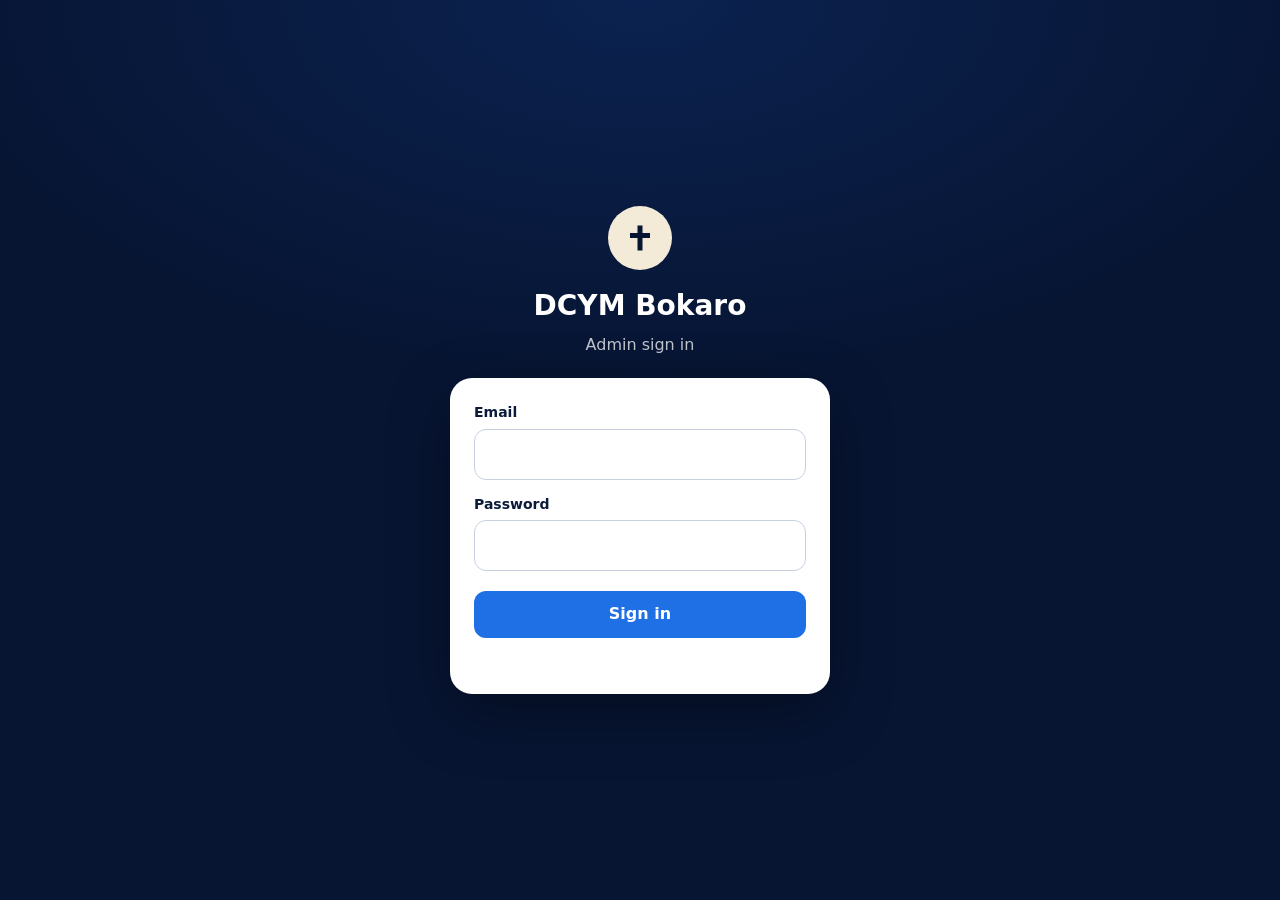
<file: admin/index.html>
<!DOCTYPE html>
<html lang="en">

<head>
    <meta charset="utf-8">
    <meta name="viewport" content="width=device-width, initial-scale=1, viewport-fit=cover">
    <meta name="robots" content="noindex">
    <meta name="theme-color" content="#071533">
    <title>DCYM Bokaro Admin</title>
    <link rel="icon" type="image/png" href="favicon.png">
    <link rel="stylesheet" href="admin.css">
</head>

<body>
    <div id="app"><noscript>This admin site needs JavaScript.</noscript></div>
    <script src="config.js"></script>
    <script src="defaults.js"></script>
    <script src="app.js"></script>
</body>

</html>
</file>
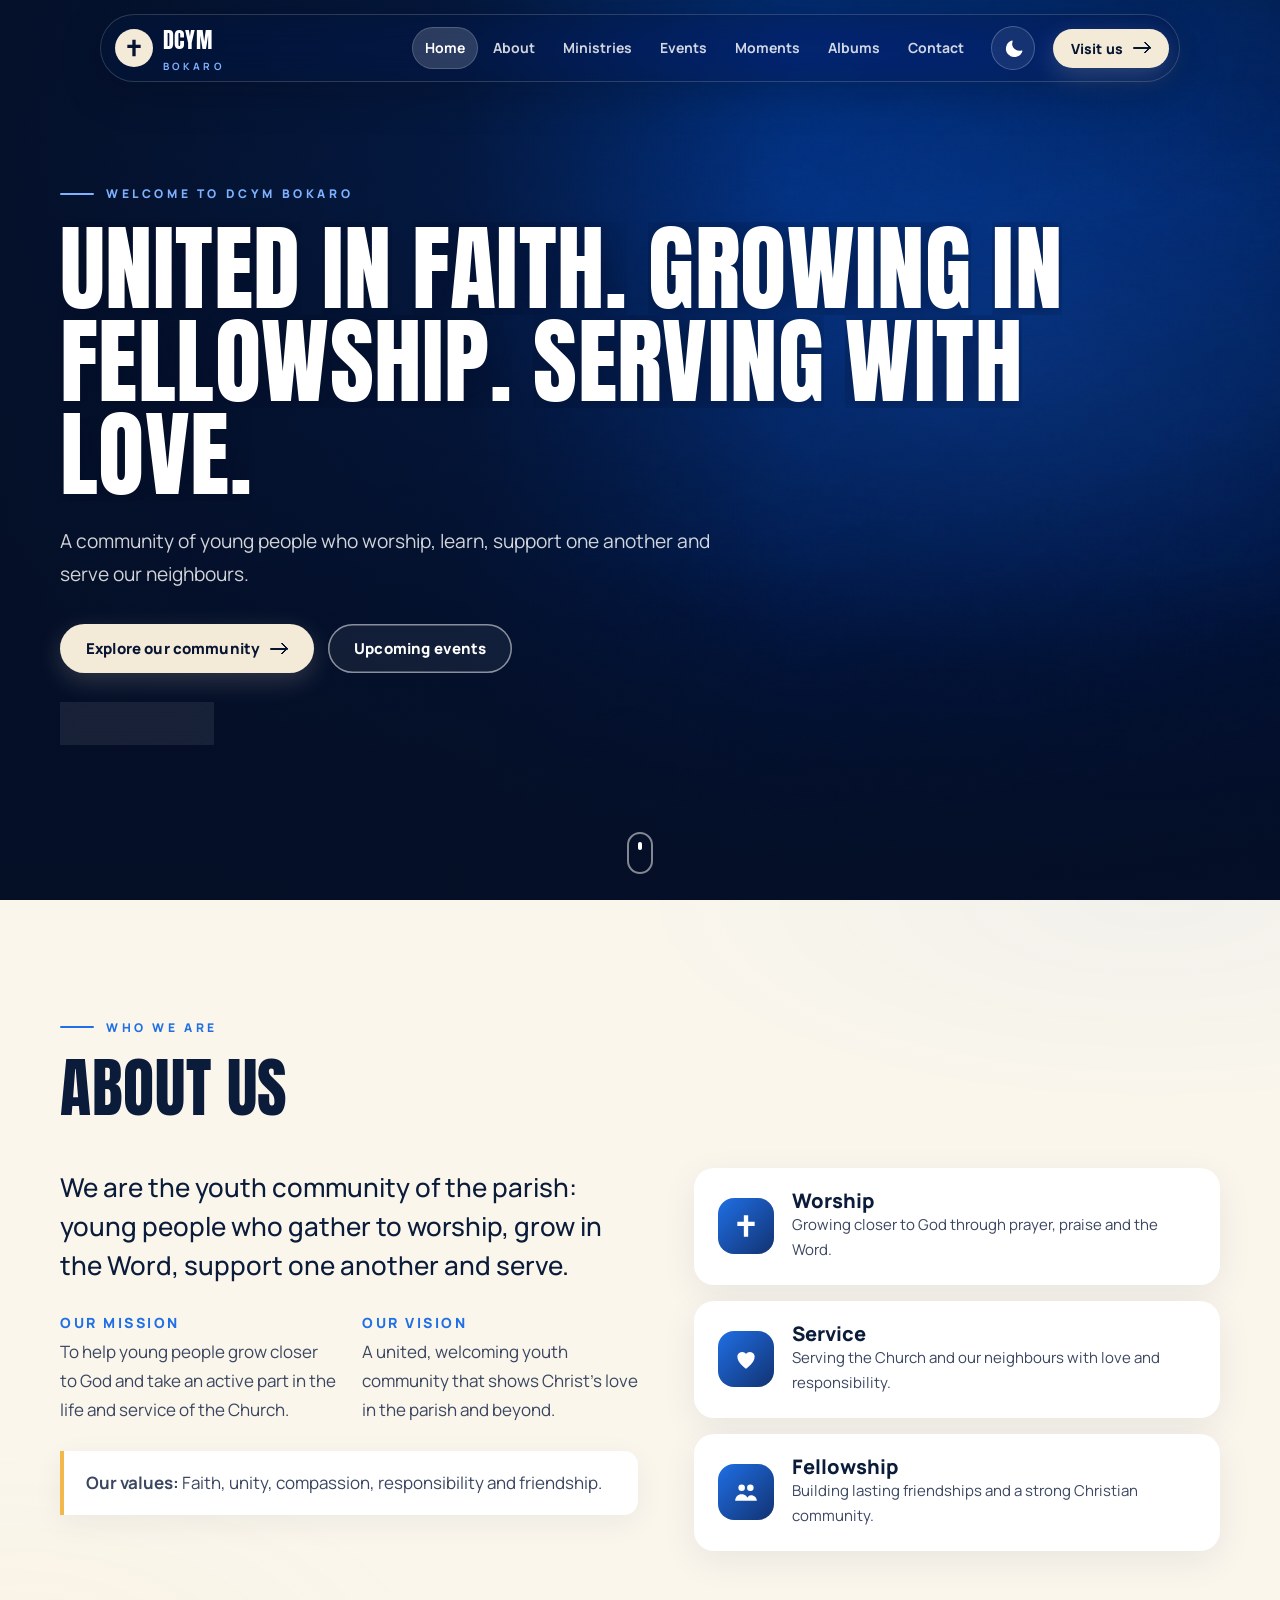
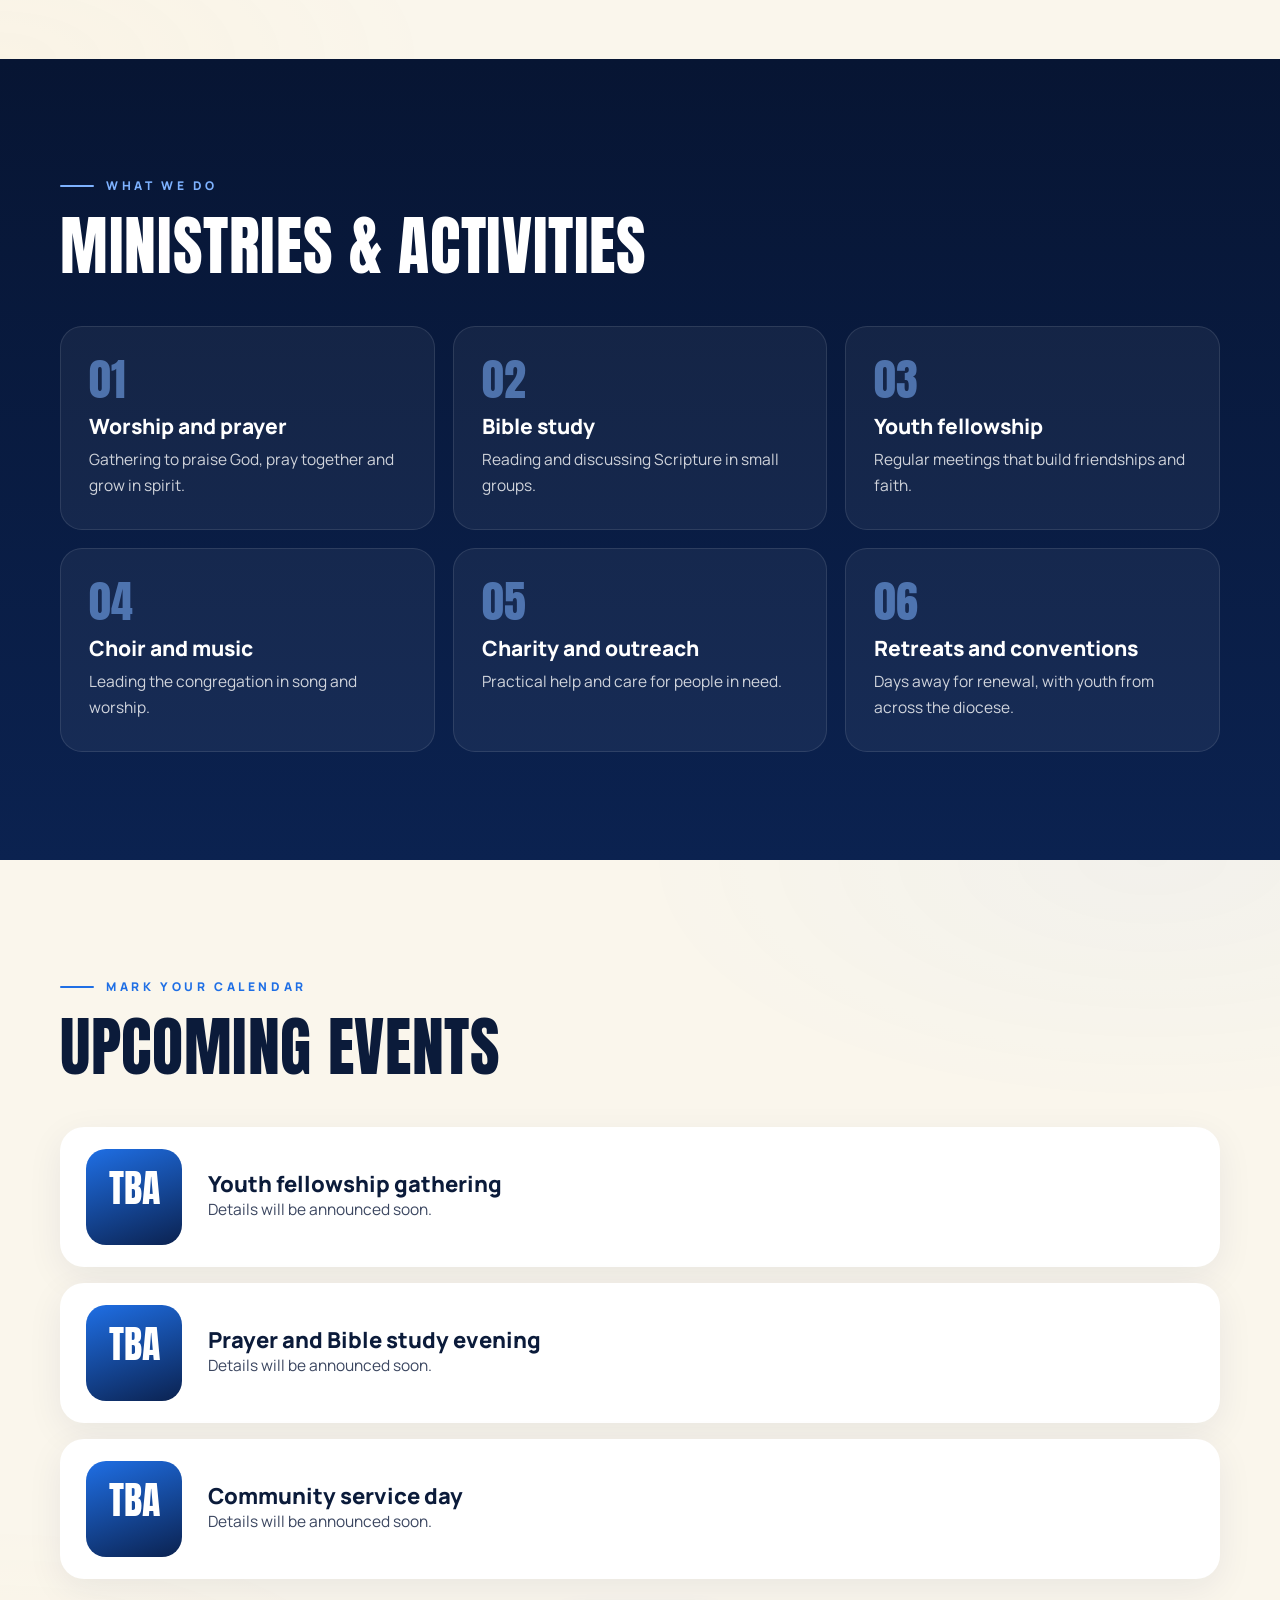
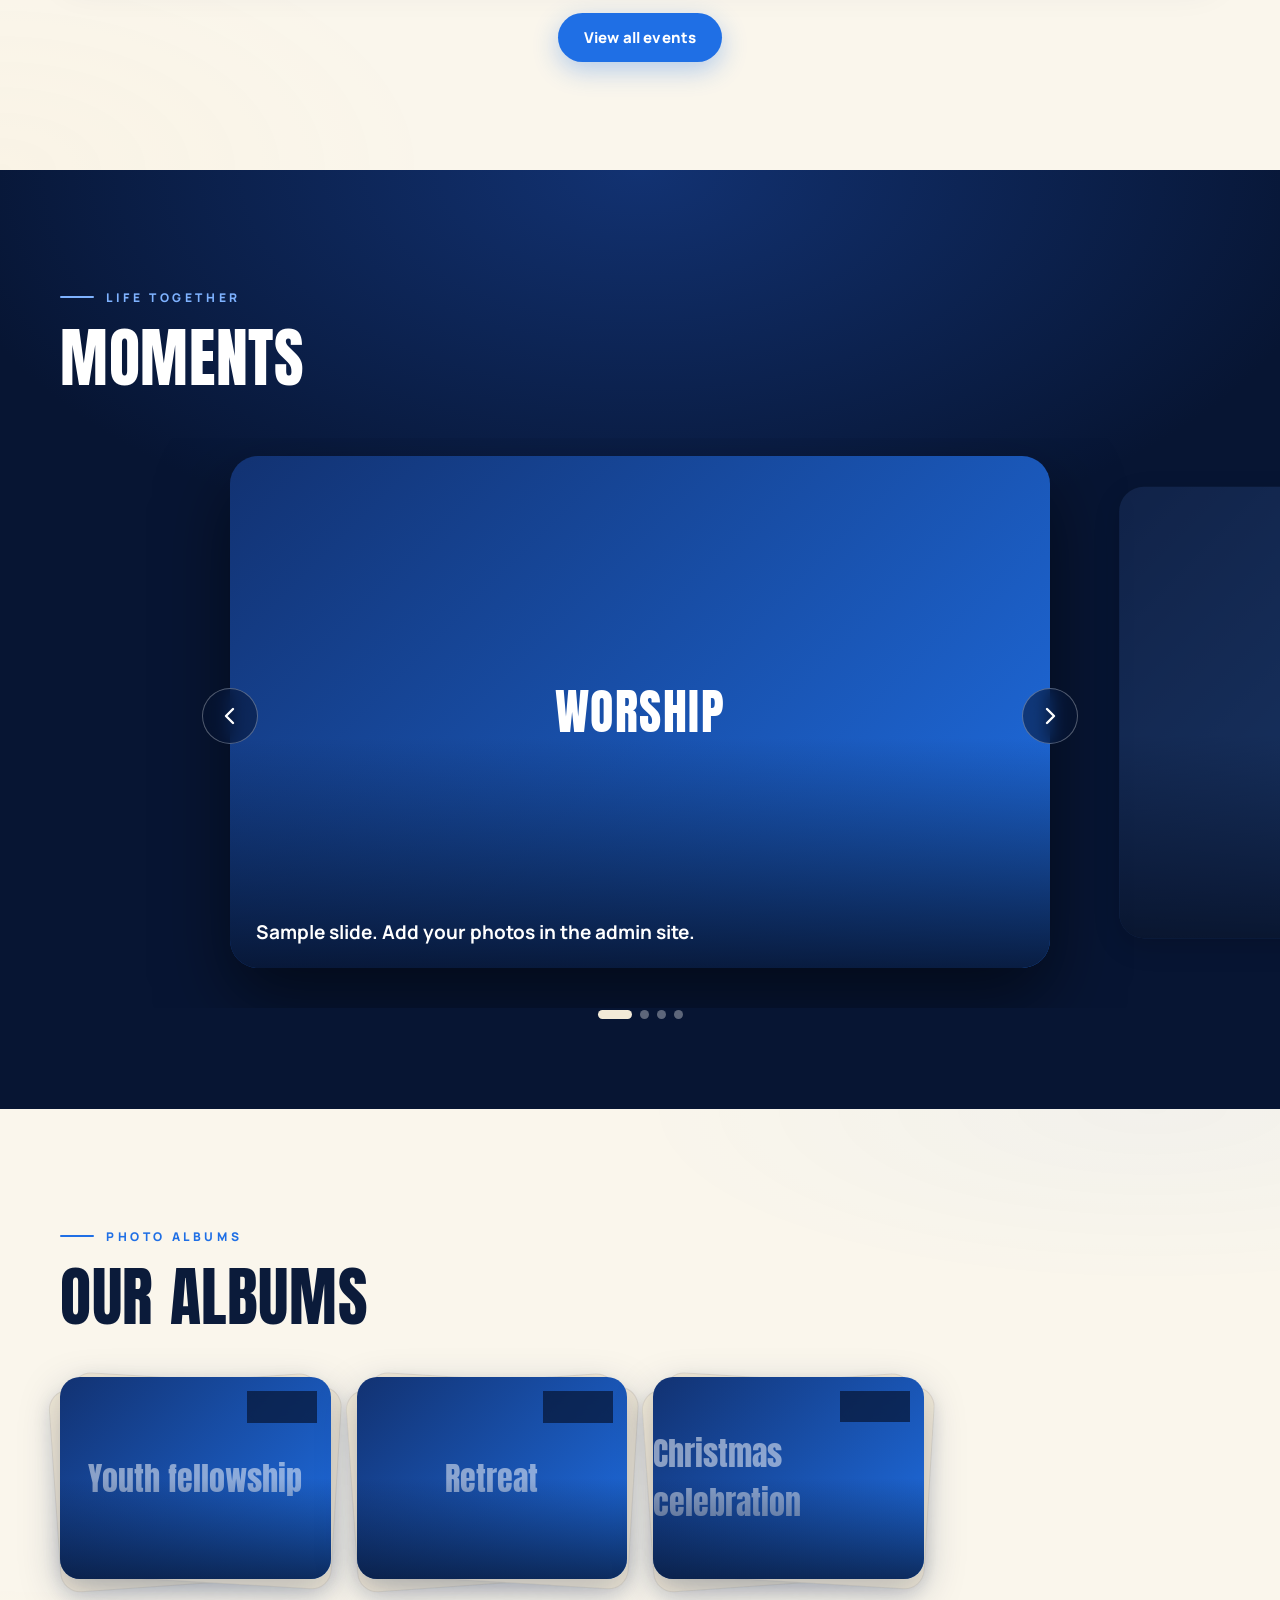
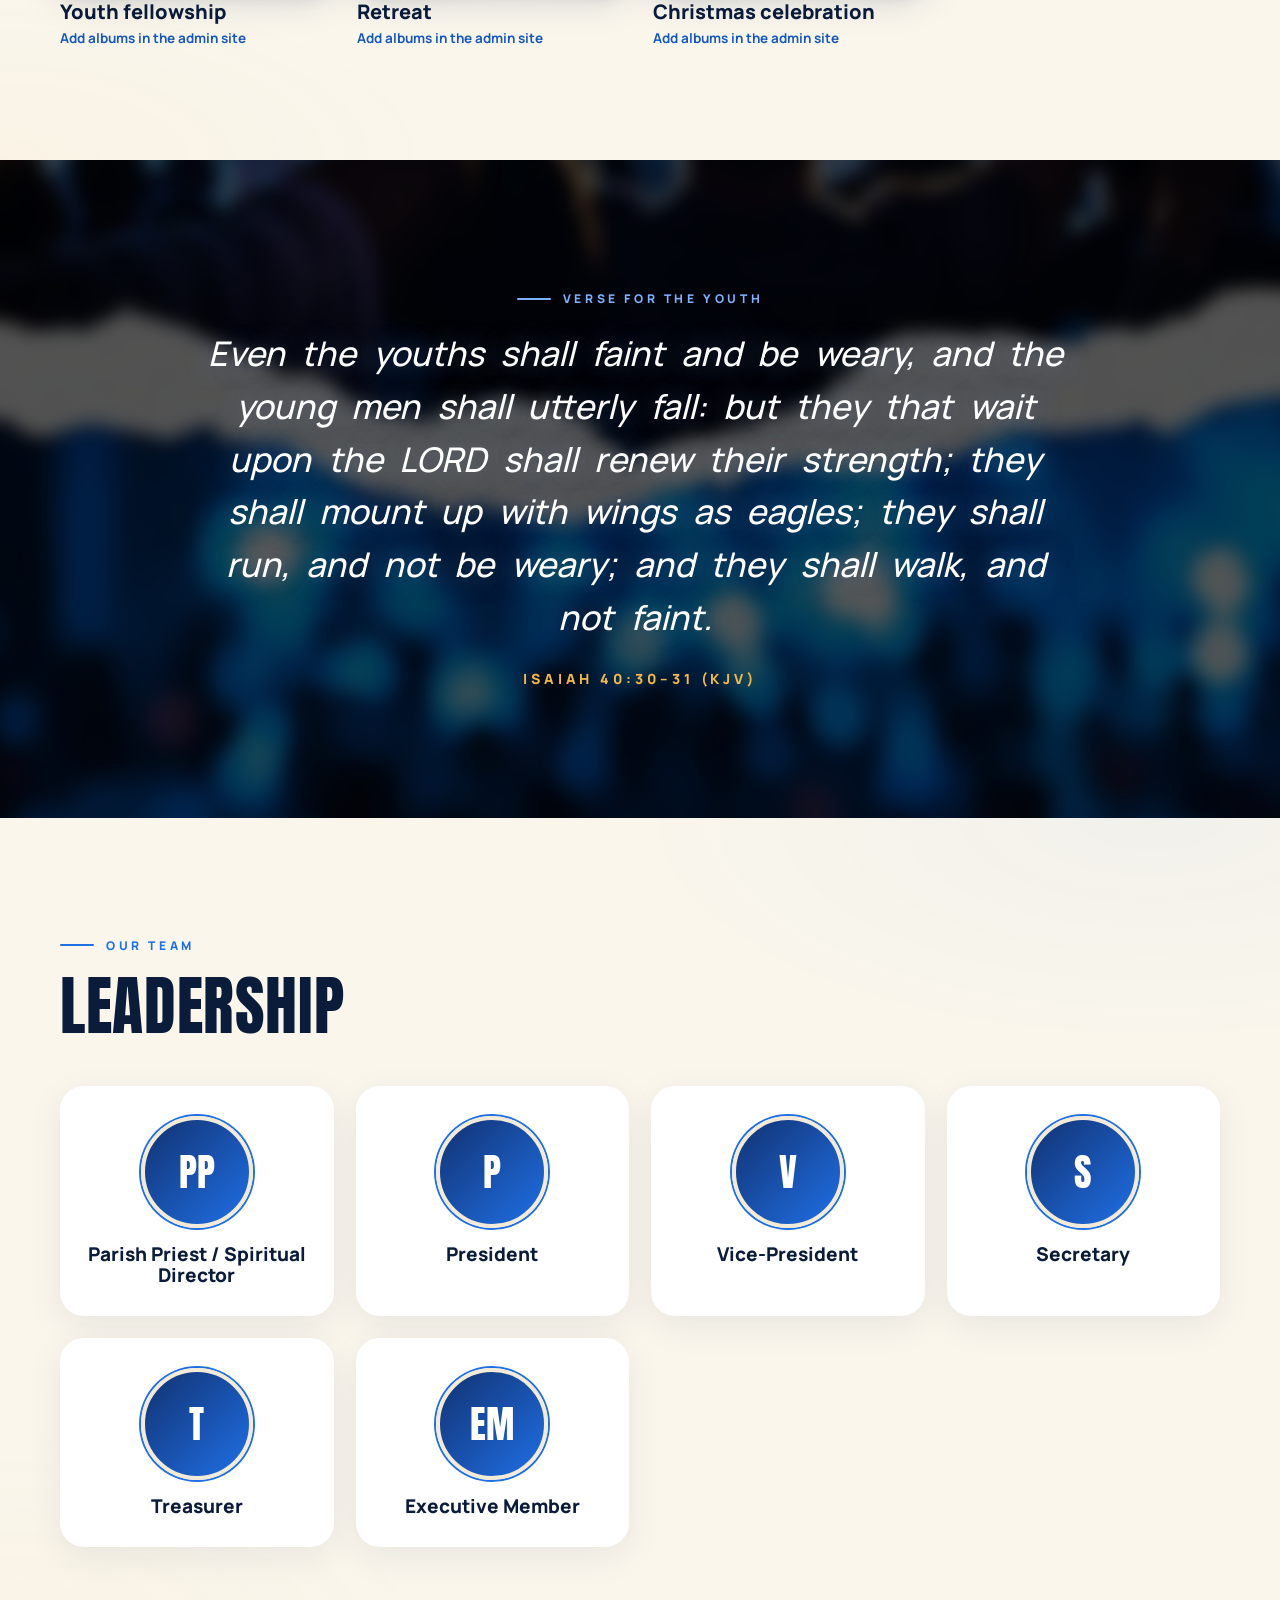
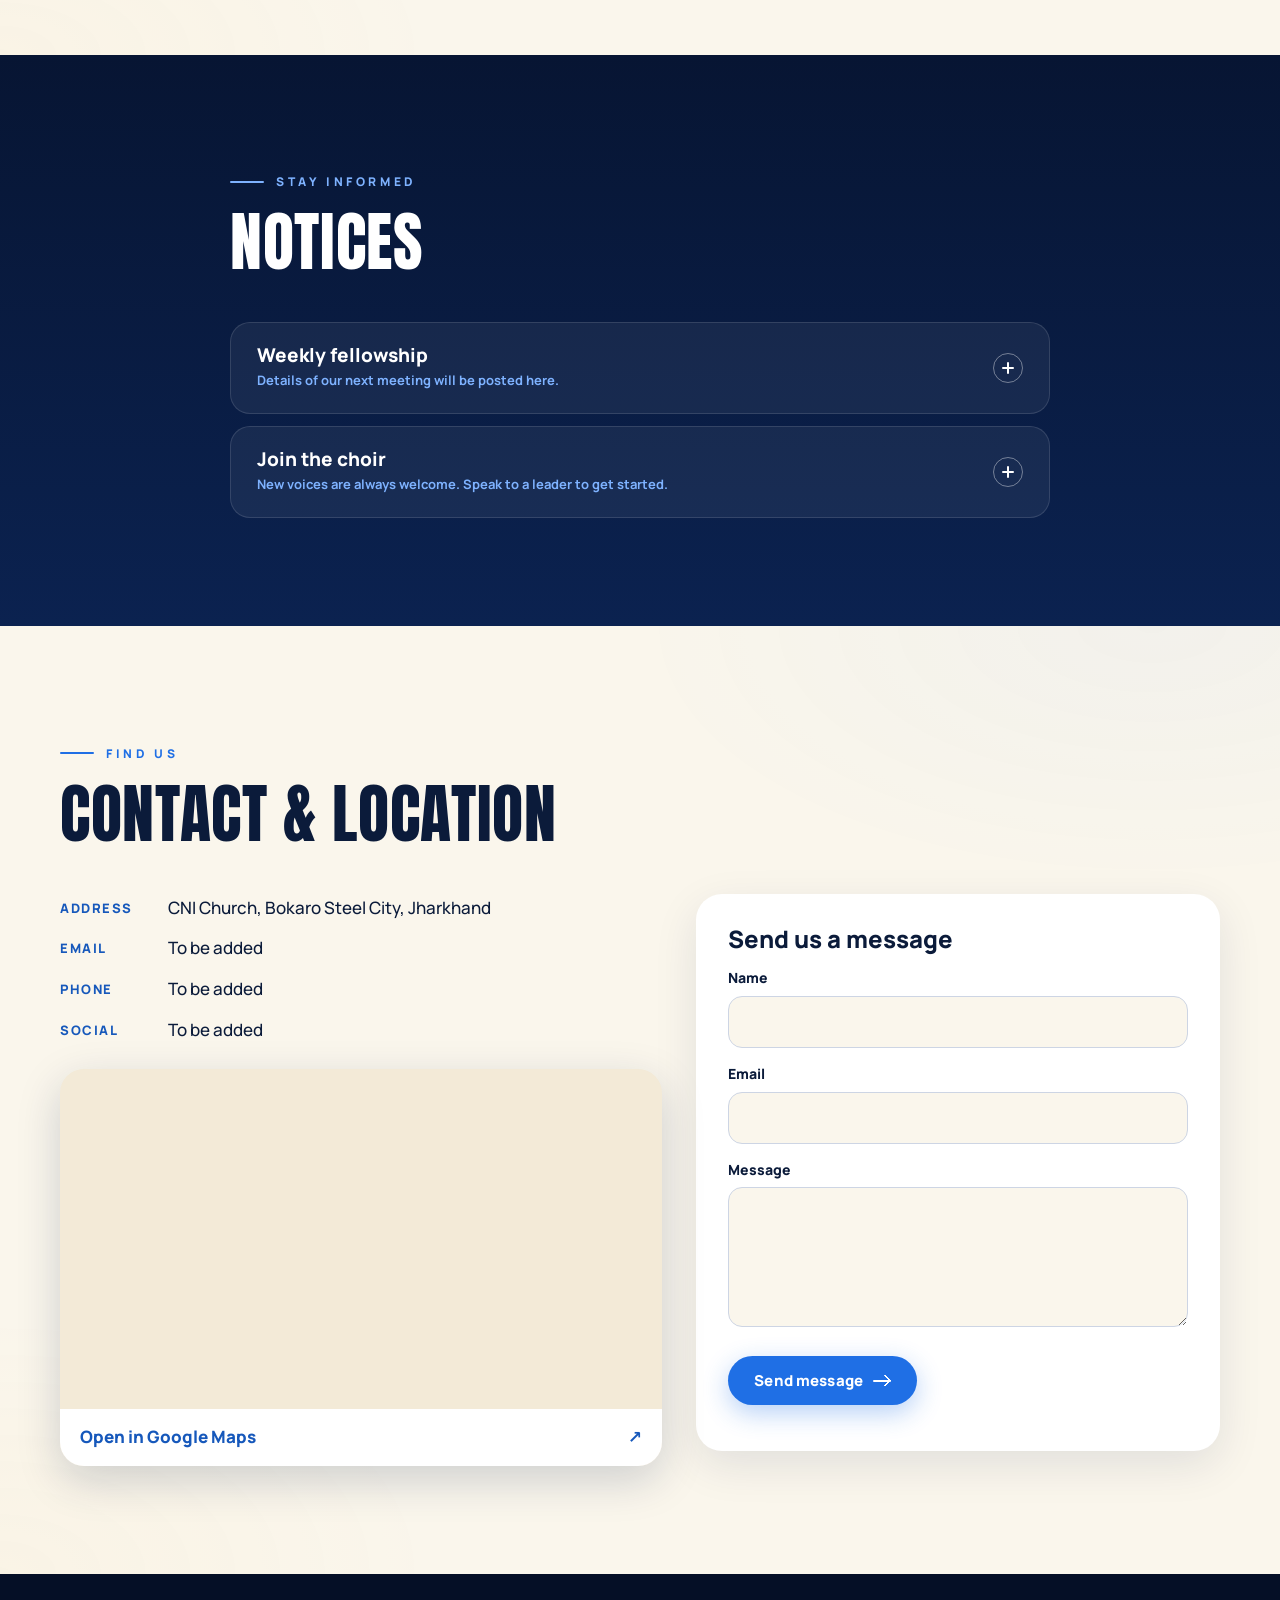
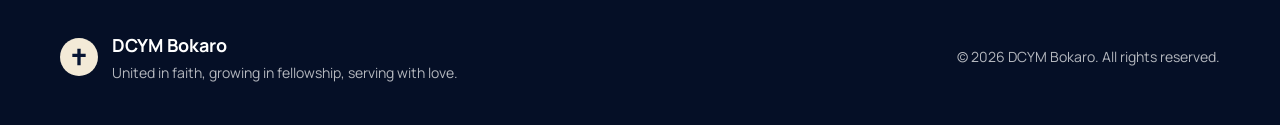
<file: website/index.html>
<!DOCTYPE html>
<html lang="en">

<head>
    <meta charset="utf-8">
    <meta name="viewport" content="width=device-width, initial-scale=1, viewport-fit=cover">
    <title>DCYM Bokaro – United in Faith, Growing in Fellowship</title>
    <meta name="description"
        content="DCYM Bokaro is a community of young people who worship, grow in faith and serve together.">
    <meta name="theme-color" content="#071533">
    <meta property="og:title" content="DCYM Bokaro">
    <meta property="og:image" content="images/hero.jpg">
    <link rel="icon" type="image/png" href="images/favicon.png">
    <link rel="preconnect" href="https://fonts.googleapis.com">
    <link rel="preconnect" href="https://fonts.gstatic.com" crossorigin>
    <link href="https://fonts.googleapis.com/css2?family=Anton&family=Manrope:wght@400;500;700;800&display=swap"
        rel="stylesheet">
    <script>var t; try { t = localStorage.getItem("dcym-theme") } catch (e) { } if (t !== "dark" && t !== "light") t = matchMedia("(prefers-color-scheme:dark)").matches ? "dark" : "light"; document.documentElement.setAttribute("data-theme", t)</script>
    <link rel="stylesheet" href="css/style.css">
</head>

<body>
    <a class="skip" href="#main">Skip to content</a>

    <header class="dock" id="dock">
        <nav aria-label="Main">
            <a class="brand" href="#home" aria-label="DCYM Bokaro, home">
                <span class="brand-mark" aria-hidden="true"><svg viewBox="0 0 24 24">
                        <path d="M10 2h4v6h6v4h-6v10h-4V12H4V8h6z" />
                    </svg></span>
                <span class="brand-text"><b>DCYM</b><small>Bokaro</small></span>
            </a>
            <ul class="links" id="links">
                <li><a href="#home">Home</a></li>
                <li><a href="#about">About</a></li>
                <li><a href="#ministries">Ministries</a></li>
                <li><a href="#events">Events</a></li>
                <li><a href="#moments">Moments</a></li>
                <li><a href="#albums">Albums</a></li>
                <li><a href="#contact">Contact</a></li>
                <li class="sheet-cta"><a class="btn btn-cream" href="#contact"><span>Visit us</span></a></li>
                <span class="pill" id="pill" aria-hidden="true"></span>
            </ul>
            <button class="theme-btn" id="themeBtn" type="button" aria-label="Switch to dark mode"
                aria-pressed="false"><svg class="moon" viewBox="0 0 24 24" aria-hidden="true">
                    <path d="M20.5 14.2A8.5 8.5 0 0 1 9.8 3.5a8.5 8.5 0 1 0 10.7 10.7z" />
                </svg><svg class="sun" viewBox="0 0 24 24" aria-hidden="true">
                    <circle cx="12" cy="12" r="4.2" />
                    <path
                        d="M12 2.5v2.2M12 19.3v2.2M2.5 12h2.2M19.3 12h2.2M5.3 5.3l1.6 1.6M17.1 17.1l1.6 1.6M5.3 18.7l1.6-1.6M17.1 6.9l1.6-1.6" />
                </svg></button>
            <a class="btn btn-cream btn-sm nav-cta" href="#contact"><span>Visit us</span><i class="arr"
                    aria-hidden="true"></i></a>
            <button class="burger" id="burger" type="button" aria-label="Open menu" aria-expanded="false"
                aria-controls="links"><span></span><span></span><span></span></button>
        </nav>
    </header>

    <main id="main">
        <section class="hero" id="home">
            <div class="hero-bg" aria-hidden="true"></div>
            <div class="hero-poster" aria-hidden="true"></div>
            <div class="hero-glow" aria-hidden="true"></div>
            <div class="dust" id="dust" aria-hidden="true"></div>
            <div class="wrap hero-in">
                <p class="eyebrow" id="hEyebrow"></p>
                <h1 id="hTitle"></h1>
                <p class="lead" id="hText"></p>
                <div class="cta">
                    <a class="btn btn-cream mag" href="#about"><span>Explore our community</span><i class="arr"
                            aria-hidden="true"></i></a>
                    <a class="btn btn-ghost mag" href="#events"><span>Upcoming events</span></a>
                </div>
                <a class="verse-chip" href="#verse"><span class="dot"></span>Isaiah 40:30–31</a>
            </div>
            <a class="scroll-cue" href="#about" aria-label="Scroll down"><span></span></a>
        </section>

        <section class="paper" id="about">
            <div class="wrap">
                <header class="head rv">
                    <p class="eyebrow dark">Who we are</p>
                    <h2>About us</h2>
                </header>
                <div class="about-grid">
                    <div class="rv">
                        <p class="big" id="aWho"></p>
                        <div class="mv">
                            <div>
                                <h3>Our mission</h3>
                                <p id="aMission"></p>
                            </div>
                            <div>
                                <h3>Our vision</h3>
                                <p id="aVision"></p>
                            </div>
                        </div>
                        <p class="values"><b>Our values:</b> <span id="aValues"></span></p>
                    </div>
                    <div class="pillars">
                        <article class="pillar rv"><span class="ico"><svg viewBox="0 0 24 24">
                                    <path d="M10 2h4v6h6v4h-6v10h-4V12H4V8h6z" />
                                </svg></span>
                            <h3>Worship</h3>
                            <p>Growing closer to God through prayer, praise and the Word.</p>
                        </article>
                        <article class="pillar rv"><span class="ico"><svg viewBox="0 0 24 24">
                                    <path
                                        d="M12 21s-8-5.2-8-11a4.5 4.5 0 0 1 8-2.8A4.5 4.5 0 0 1 20 10c0 5.8-8 11-8 11z" />
                                </svg></span>
                            <h3>Service</h3>
                            <p>Serving the Church and our neighbours with love and responsibility.</p>
                        </article>
                        <article class="pillar rv"><span class="ico"><svg viewBox="0 0 24 24">
                                    <circle cx="8" cy="8" r="3" />
                                    <circle cx="16" cy="8" r="3" />
                                    <path
                                        d="M2 20c0-3.5 2.7-6 6-6s6 2.5 6 6zM12.5 20c.3-2 1-3.600 2.200-4.600.6-.2 1.200-.4 1.800-.4 3.300 0 5.500 2.500 5.500 5z" />
                                </svg></span>
                            <h3>Fellowship</h3>
                            <p>Building lasting friendships and a strong Christian community.</p>
                        </article>
                    </div>
                </div>
            </div>
        </section>

        <section class="navy" id="ministries">
            <div class="wrap">
                <header class="head rv">
                    <p class="eyebrow">What we do</p>
                    <h2>Ministries &amp; activities</h2>
                </header>
                <div class="cards spot" id="acts"></div>
            </div>
        </section>

        <section class="paper" id="events">
            <div class="wrap">
                <header class="head rv">
                    <p class="eyebrow dark">Mark your calendar</p>
                    <h2>Upcoming events</h2>
                </header>
                <div class="ev-list" id="evs"></div>
                <p class="center"><button class="btn btn-blue" id="evMore" type="button" hidden><span>View all
                            events</span></button></p>
            </div>
        </section>

        <section class="moments" id="moments">
            <div class="wrap">
                <header class="head rv">
                    <p class="eyebrow">Life together</p>
                    <h2>Moments</h2>
                </header>
            </div>
            <div class="car" id="car" aria-roledescription="carousel" aria-label="Photo highlights">
                <div class="track" id="track" tabindex="0"></div>
                <button class="car-btn prev" id="cPrev" type="button" aria-label="Previous photo"><svg
                        viewBox="0 0 24 24">
                        <path d="M15 5l-7 7 7 7" />
                    </svg></button>
                <button class="car-btn next" id="cNext" type="button" aria-label="Next photo"><svg viewBox="0 0 24 24">
                        <path d="M9 5l7 7-7 7" />
                    </svg></button>
                <div class="dots" id="dots" role="tablist" aria-label="Choose photo"></div>
            </div>
        </section>

        <section class="paper" id="albums">
            <div class="wrap">
                <header class="head rv">
                    <p class="eyebrow dark">Photo albums</p>
                    <h2>Our albums</h2>
                </header>
                <div class="albums" id="albumGrid"></div>
            </div>
        </section>

        <section class="verse" id="verse">
            <div class="verse-bg" aria-hidden="true"></div>
            <div class="wrap">
                <p class="eyebrow center-t">Verse for the youth</p>
                <blockquote id="vText"></blockquote><cite id="vRef"></cite>
            </div>
        </section>

        <section class="paper" id="leadership">
            <div class="wrap">
                <header class="head rv">
                    <p class="eyebrow dark">Our team</p>
                    <h2>Leadership</h2>
                </header>
                <div class="people" id="leaders"></div>
            </div>
        </section>

        <section class="navy" id="notices">
            <div class="wrap narrow">
                <header class="head rv">
                    <p class="eyebrow">Stay informed</p>
                    <h2>Notices</h2>
                </header>
                <div class="acc" id="notes"></div>
            </div>
        </section>

        <section class="paper" id="contact">
            <div class="wrap">
                <header class="head rv">
                    <p class="eyebrow dark">Find us</p>
                    <h2>Contact &amp; location</h2>
                </header>
                <div class="contact">
                    <div class="c-info rv">
                        <dl>
                            <dt>Address</dt>
                            <dd id="cAddr"></dd>
                            <dt>Email</dt>
                            <dd id="cEmail"></dd>
                            <dt>Phone</dt>
                            <dd id="cPhone"></dd>
                            <dt>Social</dt>
                            <dd id="cSocial"></dd>
                        </dl>
                        <div class="map" id="map"></div>
                    </div>
                    <form class="c-form rv" id="form" novalidate>
                        <h3>Send us a message</h3>
                        <label for="f-name">Name</label><input id="f-name" autocomplete="name">
                        <p class="err" data-for="f-name"></p>
                        <label for="f-email">Email</label><input id="f-email" type="email" autocomplete="email">
                        <p class="err" data-for="f-email"></p>
                        <label for="f-msg">Message</label><textarea id="f-msg" rows="5"></textarea>
                        <p class="err" data-for="f-msg"></p>
                        <button class="btn btn-blue" type="submit"><span>Send message</span><i class="arr"
                                aria-hidden="true"></i></button>
                        <p class="ok" id="ok" role="status"></p>
                    </form>
                </div>
            </div>
        </section>
    </main>

    <footer>
        <div class="wrap">
            <div class="f-brand"><span class="brand-mark" aria-hidden="true"><svg viewBox="0 0 24 24">
                        <path d="M10 2h4v6h6v4h-6v10h-4V12H4V8h6z" />
                    </svg></span>
                <div><b>DCYM Bokaro</b>
                    <p>United in faith, growing in fellowship, serving with love.</p>
                </div>
            </div>
            <p class="copy">© <span id="yr"></span> DCYM Bokaro. All rights reserved.</p>
        </div>
    </footer>

    <button class="totop" id="toTop" type="button" aria-label="Back to top"><svg class="ring" viewBox="0 0 48 48"
            aria-hidden="true">
            <circle cx="24" cy="24" r="21" />
            <circle id="ringFg" cx="24" cy="24" r="21" />
        </svg><svg class="up" viewBox="0 0 24 24" aria-hidden="true">
            <path d="M12 19V5M5 12l7-7 7 7" />
        </svg></button>

    <dialog id="viewer" aria-label="Photo viewer">
        <div class="v-top">
            <div><b id="vTitle"></b><span id="vCount"></span></div><button class="v-x" id="vClose" type="button"
                aria-label="Close viewer"><svg viewBox="0 0 24 24">
                    <path d="M6 6l12 12M18 6L6 18" />
                </svg></button>
        </div>
        <div class="v-stage" id="vStage"><button class="v-nav prev" id="vPrev" type="button"
                aria-label="Previous photo"><svg viewBox="0 0 24 24">
                    <path d="M15 5l-7 7 7 7" />
                </svg></button><img id="vImg" alt=""><button class="v-nav next" id="vNext" type="button"
                aria-label="Next photo"><svg viewBox="0 0 24 24">
                    <path d="M9 5l7 7-7 7" />
                </svg></button></div>
        <p class="v-cap" id="vCap"></p>
        <div class="v-thumbs" id="vThumbs"></div>
    </dialog>

    <script src="data/config.js"></script>
    <script src="js/defaults.js"></script>
    <script src="data/site-data.js"></script>
    <script src="js/main.js"></script>
</body>

</html>
</file>
<file: admin/admin.css>
:root {
    --n9: #050f26;
    --n8: #071533;
    --n7: #0b2250;
    --blue: #1f6fe5;
    --blue-d: #1658bb;
    --sky: #7eb2ff;
    --cream: #f3ead7;
    --paper: #faf6ec;
    --ink: #0b1b3a;
    --txt: #3b4660;
    --red: #c0362c;
    --line: #d8deea;
    --ease: cubic-bezier(.22, .8, .24, 1)
}

*,
*::before,
*::after {
    box-sizing: border-box
}

body {
    margin: 0;
    background: var(--paper);
    color: var(--txt);
    font: 16px/1.55 "Manrope", "Segoe UI", system-ui, sans-serif
}

h1,
h2,
h3 {
    color: var(--ink);
    margin: 0
}

button,
input,
textarea {
    font: inherit
}

.login {
    min-height: 100dvh;
    display: grid;
    align-content: center;
    justify-items: center;
    gap: 6px;
    padding: 24px;
    text-align: center;
    background: radial-gradient(80% 60% at 50% 0, var(--n7), var(--n8) 70%);
    color: #fff
}

.login h1 {
    color: #fff;
    font-size: 28px
}

.login p {
    margin: 0;
    color: rgba(255, 255, 255, .75)
}

.login-mark {
    display: grid;
    place-items: center;
    width: 64px;
    height: 64px;
    border-radius: 50%;
    background: var(--cream);
    color: var(--n8);
    margin-bottom: 8px
}

.login-mark svg {
    width: 30px;
    height: 30px;
    fill: currentColor
}

.login-card {
    width: min(380px, 100%);
    margin-top: 14px;
    padding: 24px;
    border-radius: 22px;
    background: #fff;
    text-align: left;
    box-shadow: 0 20px 60px rgba(0, 0, 0, .35)
}

.login-card .ab {
    width: 100%;
    margin-top: 6px
}

.login-card .ast {
    color: var(--red);
    min-height: 22px;
    margin-top: 10px
}

.adm {
    display: flex;
    flex-direction: column;
    height: 100dvh
}

.adm-top {
    display: flex;
    justify-content: space-between;
    align-items: center;
    gap: 10px;
    padding: 12px 16px;
    background: var(--n8);
    color: #fff
}

.adm-top b {
    font-size: 18px
}

.adm-tabs {
    display: flex;
    gap: 6px;
    overflow-x: auto;
    padding: 10px 12px;
    background: #fff;
    border-bottom: 1px solid var(--line);
    scrollbar-width: none
}

.adm-tabs::-webkit-scrollbar {
    display: none
}

.adm-tabs button {
    flex: none;
    padding: 9px 16px;
    border-radius: 999px;
    border: 1px solid var(--line);
    background: #fff;
    color: var(--ink);
    font-weight: 700;
    cursor: pointer;
    transition: background .25s, color .25s, transform .25s var(--ease)
}

.adm-tabs button:active {
    transform: scale(.95)
}

.adm-tabs button[aria-selected="true"] {
    background: var(--blue);
    border-color: var(--blue);
    color: #fff
}

.adm-body {
    flex: 1;
    overflow-y: auto;
    padding: 18px 16px 40px;
    max-width: 860px;
    width: 100%;
    margin: 0 auto
}

.adm-body h3 {
    margin: 26px 0 10px;
    font-size: 18px
}

.adm-body h3:first-child {
    margin-top: 4px
}

.adm-body>p {
    margin: 0 0 14px
}

.adm-save {
    display: flex;
    align-items: center;
    gap: 14px;
    flex-wrap: wrap;
    padding: 12px 16px calc(12px + env(safe-area-inset-bottom, 0px));
    background: #fff;
    border-top: 1px solid var(--line);
    box-shadow: 0 -6px 20px rgba(11, 34, 80, .06)
}

.af {
    margin: 0 0 14px
}

.af label {
    display: block;
    font-weight: 800;
    color: var(--ink);
    font-size: 14px;
    margin-bottom: 5px
}

.af input:not([type=file]),
.af textarea {
    width: 100%;
    padding: 12px 14px;
    border: 1.5px solid #c8d0e0;
    border-radius: 12px;
    background: #fff;
    color: var(--ink)
}

.af input:focus,
.af textarea:focus {
    outline: 0;
    border-color: var(--blue);
    box-shadow: 0 0 0 4px rgba(31, 111, 229, .15)
}

.ab {
    display: inline-flex;
    align-items: center;
    justify-content: center;
    gap: 6px;
    padding: 11px 18px;
    border: 0;
    border-radius: 12px;
    background: var(--blue);
    color: #fff;
    font-weight: 800;
    cursor: pointer;
    text-decoration: none;
    transition: background .25s, transform .2s var(--ease), opacity .25s
}

.ab:hover {
    background: var(--blue-d)
}

.ab:active {
    transform: scale(.96)
}

.ab:disabled {
    opacity: .55;
    cursor: default
}

.ab.ghost {
    background: transparent;
    color: var(--blue-d);
    box-shadow: inset 0 0 0 1.5px var(--blue)
}

.adm-top .ab.ghost {
    color: #fff;
    box-shadow: inset 0 0 0 1.5px rgba(255, 255, 255, .55)
}

.ab.ghost:hover {
    background: rgba(31, 111, 229, .1)
}

.adm-top .ab.ghost:hover {
    background: rgba(255, 255, 255, .14)
}

.ab.danger {
    background: var(--red)
}

.ab.add {
    background: var(--n8);
    width: 100%;
    margin-top: 6px
}

.ab.big {
    padding: 16px 20px;
    font-size: 17px;
    width: 100%
}

.ab.save {
    min-width: 150px
}

.ast {
    font-size: 14px;
    color: var(--txt);
    font-weight: 600
}

.arow {
    display: flex;
    gap: 8px;
    flex-wrap: wrap;
    align-items: center;
    margin-top: 8px
}

.ai {
    margin: 0 0 10px;
    border: 1px solid var(--line);
    border-radius: 16px;
    background: #fff;
    overflow: hidden
}

.ai>summary {
    cursor: pointer;
    padding: 14px 16px;
    font-weight: 800;
    color: var(--ink);
    list-style: none;
    display: flex;
    justify-content: space-between;
    gap: 10px
}

.ai>summary::-webkit-details-marker {
    display: none
}

.ai>summary::after {
    content: "+";
    font-weight: 800;
    color: var(--blue)
}

.ai[open]>summary::after {
    content: "−"
}

.ai[open]>summary {
    border-bottom: 1px solid var(--line);
    background: var(--paper)
}

.ai>.af,
.ai>.arow,
.ai>.dz,
.ai>.pgrid,
.ai>.ast {
    margin-left: 16px;
    margin-right: 16px
}

.ai>.af:first-of-type {
    margin-top: 14px
}

.ai>.arow:last-child {
    margin-bottom: 16px
}

.ap {
    display: block;
    width: 160px;
    max-width: 100%;
    aspect-ratio: 4/3;
    object-fit: cover;
    border-radius: 12px;
    margin-bottom: 6px;
    border: 1px solid var(--line)
}

.dz {
    display: grid;
    place-items: center;
    gap: 4px;
    padding: 22px 16px;
    margin-top: 10px;
    border: 2px dashed #aab6d0;
    border-radius: 16px;
    background: var(--paper);
    text-align: center;
    cursor: pointer;
    transition: background .25s, border-color .25s
}

.dz.over {
    background: #e6efff;
    border-color: var(--blue)
}

.dz b {
    color: var(--ink)
}

.pgrid {
    display: grid;
    grid-template-columns: repeat(auto-fill, minmax(104px, 1fr));
    gap: 10px;
    margin: 12px 0
}

.pt {
    position: relative;
    margin: 0;
    border-radius: 12px;
    overflow: hidden;
    background: var(--n8);
    aspect-ratio: 1;
    animation: pop .35s var(--ease)
}

.pt img {
    width: 100%;
    height: 100%;
    object-fit: cover;
    display: block
}

.pt .pt-b {
    position: absolute;
    left: 0;
    right: 0;
    bottom: 0;
    display: flex;
    justify-content: space-between;
    gap: 4px;
    padding: 18px 6px 6px;
    background: linear-gradient(transparent, rgba(5, 15, 38, .85))
}

.pt button,
.pt span {
    border: 0;
    border-radius: 99px;
    padding: 3px 9px;
    font-size: 12px;
    font-weight: 800;
    cursor: pointer;
    color: #fff;
    background: rgba(255, 255, 255, .2)
}

.pt span {
    background: var(--blue);
    cursor: default
}

.pt button.x {
    background: var(--red)
}

@keyframes pop {
    from {
        opacity: 0;
        transform: scale(.9)
    }
}

.msg {
    padding: 14px 16px;
    margin: 0 0 10px;
    border: 1px solid var(--line);
    border-radius: 16px;
    background: #fff
}

.msg b {
    color: var(--ink)
}

.msg small {
    color: var(--txt);
    display: block
}

.msg p {
    margin: 8px 0 0;
    white-space: pre-wrap
}

@media (max-width:560px) {
    .adm-top .ab {
        padding: 9px 12px
    }
}
</file>
<file: website/css/style.css>
/* DCYM Bokaro church website. Palette taken from the poster: deep navy, royal blue, cream paper, white. */
:root {
    --n9: #050f26;
    --n8: #071533;
    --n7: #0b2250;
    --n6: #123272;
    --blue: #1f6fe5;
    --blue-d: #1658bb;
    --sky: #7eb2ff;
    --cream: #f3ead7;
    --paper: #faf6ec;
    --ink: #0b1b3a;
    --txt: #3b4660;
    --amber: #f2b84b;
    --display: "Anton", "Impact", "Arial Narrow", sans-serif;
    --body: "Manrope", "Segoe UI", system-ui, sans-serif;
    --ease: cubic-bezier(.22, .8, .24, 1);
    --spring: cubic-bezier(.34, 1.45, .64, 1)
}

*,
*::before,
*::after {
    box-sizing: border-box
}

html {
    scroll-padding-top: 90px;
    -webkit-text-size-adjust: 100%
}

body {
    margin: 0;
    background: var(--n8);
    color: var(--txt);
    font: 400 17px/1.7 var(--body);
    overflow-x: hidden
}

img {
    max-width: 100%
}

a {
    color: inherit
}

h1,
h2,
h3 {
    margin: 0;
    font-weight: 800;
    line-height: 1.1;
    color: var(--ink)
}

p {
    margin: 0
}

:focus-visible {
    outline: 3px solid var(--sky);
    outline-offset: 3px;
    border-radius: 6px
}

.skip {
    position: absolute;
    left: 12px;
    top: -60px;
    background: var(--cream);
    color: var(--n8);
    padding: 10px 16px;
    border-radius: 8px;
    z-index: 200;
    font-weight: 800;
    transition: top .2s
}

.skip:focus {
    top: 12px
}

.wrap {
    width: min(1160px, 100% - 40px);
    margin-inline: auto
}

.narrow {
    width: min(820px, 100% - 40px)
}

.center {
    text-align: center;
    margin-top: 34px
}

.center-t {
    text-align: center
}

/* ---------- floating menu ---------- */
.dock {
    position: fixed;
    z-index: 100;
    top: calc(14px + env(safe-area-inset-top, 0px));
    left: 0;
    right: 0;
    display: flex;
    justify-content: center;
    pointer-events: none;
    transition: transform .55s var(--ease), opacity .4s
}

.dock.away {
    transform: translateY(-140%);
    opacity: 0
}

.dock nav {
    pointer-events: auto;
    position: relative;
    display: flex;
    align-items: center;
    gap: 14px;
    width: min(1080px, 100% - 24px);
    padding: 8px 10px 8px 14px;
    border-radius: 999px;
    background: rgba(7, 21, 51, .38);
    border: 1px solid rgba(255, 255, 255, .16);
    backdrop-filter: blur(16px) saturate(1.4);
    -webkit-backdrop-filter: blur(16px) saturate(1.4);
    box-shadow: 0 10px 40px rgba(2, 8, 24, .25);
    transition: width .5s var(--ease), background .4s, box-shadow .4s, padding .4s
}

.dock.solid nav {
    background: rgba(7, 21, 51, .86);
    width: min(960px, 100% - 24px);
    box-shadow: 0 14px 44px rgba(2, 8, 24, .45)
}

.brand {
    display: flex;
    align-items: center;
    gap: 10px;
    text-decoration: none;
    color: #fff;
    margin-right: auto
}

.brand-mark {
    display: grid;
    place-items: center;
    width: 38px;
    height: 38px;
    border-radius: 50%;
    background: var(--cream);
    color: var(--n8);
    transition: transform .6s var(--spring)
}

.brand-mark svg {
    width: 20px;
    height: 20px;
    fill: currentColor
}

.brand:hover .brand-mark {
    transform: rotate(360deg) scale(1.06)
}

.brand-text {
    display: flex;
    flex-direction: column;
    line-height: 1
}

.brand-text b {
    font: 400 22px var(--display);
    letter-spacing: .04em
}

.brand-text small {
    font: 700 10px var(--body);
    letter-spacing: .34em;
    text-transform: uppercase;
    color: var(--sky);
    margin-top: 3px
}

.links {
    position: relative;
    display: flex;
    gap: 2px;
    list-style: none;
    margin: 0;
    padding: 0
}

.links a {
    position: relative;
    z-index: 1;
    display: block;
    padding: 9px 13px;
    color: rgba(255, 255, 255, .82);
    text-decoration: none;
    font-weight: 700;
    font-size: 14px;
    border-radius: 999px;
    transition: color .25s
}

.links a:hover,
.links a.on {
    color: #fff
}

.pill {
    position: absolute;
    z-index: 0;
    top: 0;
    left: 0;
    height: 100%;
    width: 0;
    border-radius: 999px;
    background: rgba(255, 255, 255, .16);
    box-shadow: inset 0 0 0 1px rgba(255, 255, 255, .18);
    transition: transform .5s var(--ease), width .5s var(--ease), opacity .3s;
    opacity: 0;
    pointer-events: none
}

.sheet-cta {
    display: none
}

.nav-cta {
    margin-left: 4px
}

.burger {
    display: none;
    width: 44px;
    height: 44px;
    border-radius: 50%;
    border: 1px solid rgba(255, 255, 255, .2);
    background: rgba(255, 255, 255, .08);
    cursor: pointer;
    position: relative
}

.burger span {
    position: absolute;
    left: 13px;
    right: 13px;
    height: 2px;
    border-radius: 2px;
    background: #fff;
    transition: transform .45s var(--ease), opacity .25s, top .45s var(--ease)
}

.burger span:nth-child(1) {
    top: 16px
}

.burger span:nth-child(2) {
    top: 21px
}

.burger span:nth-child(3) {
    top: 26px
}

.burger[aria-expanded="true"] span:nth-child(1) {
    top: 21px;
    transform: rotate(45deg)
}

.burger[aria-expanded="true"] span:nth-child(2) {
    opacity: 0;
    transform: scaleX(0)
}

.burger[aria-expanded="true"] span:nth-child(3) {
    top: 21px;
    transform: rotate(-45deg)
}

@media (max-width:1020px) {
    .nav-cta {
        display: none
    }

    .burger {
        display: block
    }

    .links {
        position: absolute;
        left: 0;
        right: 0;
        top: calc(100% + 10px);
        flex-direction: column;
        gap: 2px;
        padding: 12px;
        border-radius: 28px;
        background: rgba(7, 21, 51, .94);
        border: 1px solid rgba(255, 255, 255, .14);
        backdrop-filter: blur(18px);
        -webkit-backdrop-filter: blur(18px);
        box-shadow: 0 24px 60px rgba(2, 8, 24, .5);
        opacity: 0;
        visibility: hidden;
        transform: translateY(-14px) scale(.97);
        transform-origin: top center;
        transition: opacity .35s var(--ease), transform .45s var(--ease), visibility 0s .45s
    }

    .links.open {
        opacity: 1;
        visibility: visible;
        transform: none;
        transition-delay: 0s
    }

    .links a {
        padding: 14px 18px;
        font-size: 16px
    }

    .pill {
        display: none
    }

    .links a.on {
        background: rgba(255, 255, 255, .12)
    }

    .links li {
        opacity: 0;
        transform: translateX(-14px);
        transition: opacity .4s, transform .5s var(--ease)
    }

    .links.open li {
        opacity: 1;
        transform: none
    }

    .links.open li:nth-child(2) {
        transition-delay: .04s
    }

    .links.open li:nth-child(3) {
        transition-delay: .08s
    }

    .links.open li:nth-child(4) {
        transition-delay: .12s
    }

    .links.open li:nth-child(5) {
        transition-delay: .16s
    }

    .links.open li:nth-child(6) {
        transition-delay: .2s
    }

    .links.open li:nth-child(7) {
        transition-delay: .24s
    }

    .links.open li:nth-child(8) {
        transition-delay: .28s
    }

    .sheet-cta {
        display: block;
        padding: 8px 6px 2px
    }

    .sheet-cta .btn {
        width: 100%;
        justify-content: center
    }
}

/* ---------- buttons ---------- */
.btn {
    position: relative;
    display: inline-flex;
    align-items: center;
    gap: 10px;
    padding: 14px 26px;
    border: 0;
    border-radius: 999px;
    font: 800 15px var(--body);
    letter-spacing: .01em;
    text-decoration: none;
    cursor: pointer;
    overflow: hidden;
    isolation: isolate;
    transition: transform .35s var(--spring), box-shadow .35s, background-color .3s, color .3s, border-color .3s;
    -webkit-tap-highlight-color: transparent
}

.btn::before {
    content: "";
    position: absolute;
    inset: 0;
    z-index: -1;
    background: linear-gradient(110deg, transparent 30%, rgba(255, 255, 255, .55) 50%, transparent 70%);
    transform: translateX(-120%);
    transition: transform .8s var(--ease)
}

.btn:hover::before {
    transform: translateX(120%)
}

.btn:hover {
    transform: translateY(-3px)
}

.btn:active {
    transform: translateY(0) scale(.96);
    transition-duration: .12s
}

.btn-sm {
    padding: 10px 18px;
    font-size: 14px
}

.btn-cream {
    background: var(--cream);
    color: var(--n8);
    box-shadow: 0 8px 26px rgba(243, 234, 215, .18)
}

.btn-cream:hover {
    box-shadow: 0 14px 34px rgba(243, 234, 215, .32)
}

.btn-blue {
    background: var(--blue);
    color: #fff;
    box-shadow: 0 8px 26px rgba(31, 111, 229, .32)
}

.btn-blue:hover {
    background: var(--blue-d);
    box-shadow: 0 14px 34px rgba(31, 111, 229, .45)
}

.btn-ghost {
    background: rgba(255, 255, 255, .06);
    color: #fff;
    box-shadow: inset 0 0 0 1.5px rgba(255, 255, 255, .5)
}

.btn-ghost:hover {
    background: rgba(255, 255, 255, .16);
    box-shadow: inset 0 0 0 1.5px #fff
}

.arr {
    position: relative;
    width: 18px;
    height: 2px;
    background: currentColor;
    border-radius: 2px;
    transition: width .35s var(--ease)
}

.arr::after {
    content: "";
    position: absolute;
    right: 0;
    top: -4px;
    width: 9px;
    height: 9px;
    border-top: 2px solid currentColor;
    border-right: 2px solid currentColor;
    transform: rotate(45deg) translate(-1px, 1px);
    transform-origin: center;
    border-radius: 1px
}

.btn:hover .arr {
    width: 26px
}

.ripple {
    position: absolute;
    z-index: -1;
    border-radius: 50%;
    background: currentColor;
    opacity: .25;
    pointer-events: none;
    transform: scale(0);
    animation: ripple .7s var(--ease) forwards
}

@keyframes ripple {
    to {
        transform: scale(1);
        opacity: 0
    }
}

/* ---------- hero ---------- */
.hero {
    position: relative;
    min-height: 100svh;
    display: grid;
    align-items: center;
    overflow: hidden;
    background: var(--n9);
    color: #fff;
    isolation: isolate;
    padding: 130px 0 110px
}

.hero-bg {
    position: absolute;
    inset: -8%;
    z-index: -4;
    background: url(../images/hero-blur.jpg) center/cover;
    filter: blur(26px) saturate(1.2) brightness(.5);
    animation: drift 26s ease-in-out infinite alternate
}

.hero-poster {
    position: absolute;
    z-index: -3;
    inset: 0;
    background: url(../images/hero.jpg) center 0%/cover;
    animation: kenburns 28s ease-in-out infinite alternate;
    transform-origin: 50% 30%
}

.hero-glow {
    position: absolute;
    inset: 0;
    z-index: -2;
    background: linear-gradient(180deg, rgba(5, 15, 38, .35) 0%, transparent 22%, transparent 62%, rgba(5, 15, 38, .9) 100%), linear-gradient(90deg, rgba(5, 15, 38, .92) 0%, rgba(5, 15, 38, .72) 36%, rgba(5, 15, 38, .1) 62%, transparent), radial-gradient(60% 50% at 78% 40%, rgba(31, 111, 229, .22), transparent 70%)
}

.dust {
    position: absolute;
    inset: 0;
    z-index: -1;
    pointer-events: none;
    overflow: hidden
}

.dust i {
    position: absolute;
    bottom: -20px;
    left: var(--x);
    width: var(--s);
    height: var(--s);
    border-radius: 50%;
    background: radial-gradient(circle, #fff, rgba(126, 178, 255, .0) 70%);
    opacity: 0;
    animation: rise var(--t) linear var(--d) infinite
}

@keyframes rise {
    0% {
        transform: translateY(0);
        opacity: 0
    }

    15% {
        opacity: .7
    }

    100% {
        transform: translateY(-100svh) translateX(30px);
        opacity: 0
    }
}

@keyframes drift {
    from {
        transform: scale(1) translate(0, 0)
    }

    to {
        transform: scale(1.12) translate(-2%, 2%)
    }
}

@keyframes kenburns {
    from {
        transform: scale(1)
    }

    to {
        transform: scale(1.07)
    }
}

.hero-in {
    position: relative
}

.eyebrow {
    display: inline-flex;
    align-items: center;
    gap: 12px;
    font: 800 12px var(--body);
    letter-spacing: .3em;
    text-transform: uppercase;
    color: var(--sky);
    margin-bottom: 20px
}

.eyebrow::before {
    content: "";
    width: 34px;
    height: 2px;
    background: currentColor;
    border-radius: 2px
}

.eyebrow.dark {
    color: var(--blue)
}

.center-t {
    display: flex;
    justify-content: center
}

.hero h1 {
    font: 400 clamp(44px, 7.4vw, 104px)/.98 var(--display);
    text-transform: uppercase;
    color: #fff;
    max-width: 11.5em;
    letter-spacing: .005em
}

.hero h1 .w {
    display: inline-block;
    overflow: hidden;
    vertical-align: top;
    margin-right: .22em
}

.hero h1 .w>span {
    display: inline-block;
    transform: translateY(110%);
    animation: wordUp .9s var(--ease) forwards;
    animation-delay: calc(.25s + var(--i)*.09s)
}

@keyframes wordUp {
    to {
        transform: none
    }
}

.hero .lead {
    max-width: 34em;
    margin-top: 24px;
    font-size: clamp(17px, 1.5vw, 20px);
    color: rgba(255, 255, 255, .82)
}

.hero .eyebrow,
.hero .lead,
.hero .cta,
.verse-chip {
    opacity: 0;
    transform: translateY(18px);
    animation: fadeUp .9s var(--ease) forwards
}

.hero .eyebrow {
    animation-delay: .1s
}

.hero .lead {
    animation-delay: .85s
}

.hero .cta {
    animation-delay: 1.05s
}

.verse-chip {
    animation-delay: 1.25s
}

@keyframes fadeUp {
    to {
        opacity: 1;
        transform: none
    }
}

.cta {
    display: flex;
    flex-wrap: wrap;
    gap: 14px;
    margin-top: 34px
}

.verse-chip {
    display: inline-flex;
    align-items: center;
    gap: 10px;
    margin-top: 30px;
    padding: 8px 16px 8px 12px;
    border-radius: 999px;
    background: rgba(255, 255, 255, .08);
    border: 1px solid rgba(255, 255, 255, .2);
    backdrop-filter: blur(8px);
    font-weight: 700;
    font-size: 14px;
    text-decoration: none;
    color: #fff;
    transition: background .3s, transform .35s var(--spring)
}

.verse-chip:hover {
    background: rgba(255, 255, 255, .18);
    transform: translateY(-2px)
}

.verse-chip .dot {
    width: 8px;
    height: 8px;
    border-radius: 50%;
    background: var(--amber);
    box-shadow: 0 0 0 0 rgba(242, 184, 75, .6);
    animation: ping 2.2s infinite
}

@keyframes ping {

    70%,
    100% {
        box-shadow: 0 0 0 12px rgba(242, 184, 75, 0)
    }
}

.scroll-cue {
    position: absolute;
    left: 50%;
    bottom: 26px;
    width: 26px;
    height: 42px;
    margin-left: -13px;
    border: 2px solid rgba(255, 255, 255, .5);
    border-radius: 16px;
    opacity: 0;
    animation: fadeUp .8s 1.8s forwards
}

.scroll-cue span {
    position: absolute;
    left: 50%;
    top: 8px;
    width: 4px;
    height: 8px;
    margin-left: -2px;
    border-radius: 2px;
    background: #fff;
    animation: wheel 1.8s ease-in-out infinite
}

@keyframes wheel {
    0% {
        transform: translateY(0);
        opacity: 1
    }

    70% {
        transform: translateY(14px);
        opacity: 0
    }

    100% {
        opacity: 0
    }
}

@media (max-width:860px) {
    .hero {
        align-items: end;
        padding: 120px 0 80px
    }

    .hero-poster {
        inset: 0;
        width: 100%;
        right: 0;
        background-position: center 22%;
        -webkit-mask-image: linear-gradient(180deg, #000 40%, transparent 92%);
        mask-image: linear-gradient(180deg, #000 40%, transparent 92%)
    }

    .hero-glow {
        background: linear-gradient(180deg, rgba(5, 15, 38, .35) 0%, rgba(5, 15, 38, .15) 25%, rgba(5, 15, 38, .86) 66%, #050f26 100%)
    }

    .scroll-cue {
        display: none
    }

    .hero h1 {
        font-size: clamp(40px, 13vw, 64px)
    }
}

/* ---------- sections ---------- */
section {
    position: relative;
    padding: 108px 0
}

.paper {
    background: var(--paper)
}

.paper::before {
    content: "";
    position: absolute;
    inset: 0;
    pointer-events: none;
    opacity: .5;
    background: radial-gradient(60% 40% at 90% 0, rgba(31, 111, 229, .07), transparent 70%), radial-gradient(50% 40% at 0 100%, rgba(242, 184, 75, .08), transparent 70%)
}

.paper>.wrap {
    position: relative
}

.navy {
    background: linear-gradient(180deg, var(--n8), var(--n7));
    color: rgba(255, 255, 255, .8)
}

.navy h2,
.navy h3 {
    color: #fff
}

.head {
    margin-bottom: 48px
}

.head h2 {
    font: 400 clamp(36px, 5.2vw, 64px)/1 var(--display);
    text-transform: uppercase;
    letter-spacing: .01em
}

.navy .head h2 {
    color: #fff
}

.rv {
    opacity: 0;
    transform: translateY(34px);
    transition: opacity .9s var(--ease) var(--d, 0s), transform .9s var(--ease) var(--d, 0s)
}

.rv.in {
    opacity: 1;
    transform: none
}

.about-grid {
    display: grid;
    grid-template-columns: 1.1fr 1fr;
    gap: 56px;
    align-items: start
}

.big {
    font-size: clamp(20px, 2.1vw, 26px);
    line-height: 1.5;
    color: var(--ink);
    font-weight: 500
}

.mv {
    display: grid;
    grid-template-columns: 1fr 1fr;
    gap: 26px;
    margin-top: 30px
}

.mv h3 {
    font-size: 14px;
    letter-spacing: .18em;
    text-transform: uppercase;
    color: var(--blue);
    margin-bottom: 8px
}

.values {
    margin-top: 26px;
    padding: 18px 22px;
    border-left: 4px solid var(--amber);
    background: #fff;
    border-radius: 0 14px 14px 0;
    box-shadow: 0 8px 30px rgba(11, 34, 80, .06)
}

.pillars {
    display: grid;
    gap: 16px
}

.pillar {
    display: grid;
    grid-template-columns: 56px 1fr;
    grid-template-areas: "i h" "i p";
    column-gap: 18px;
    align-items: center;
    padding: 22px 24px;
    border-radius: 20px;
    background: #fff;
    box-shadow: 0 10px 36px rgba(11, 34, 80, .07);
    transition: transform .45s var(--spring), box-shadow .35s
}

.pillar:hover {
    transform: translateX(8px);
    box-shadow: 0 16px 44px rgba(11, 34, 80, .14)
}

.pillar .ico {
    grid-area: i;
    display: grid;
    place-items: center;
    width: 56px;
    height: 56px;
    border-radius: 16px;
    background: linear-gradient(135deg, var(--blue), var(--n6));
    transition: transform .5s var(--spring)
}

.pillar:hover .ico {
    transform: rotate(-8deg) scale(1.08)
}

.pillar .ico svg {
    width: 26px;
    height: 26px;
    fill: #fff
}

.pillar h3 {
    grid-area: h;
    font-size: 20px
}

.pillar p {
    grid-area: p;
    font-size: 15px
}

@media (max-width:900px) {
    .about-grid {
        grid-template-columns: 1fr;
        gap: 36px
    }

    .mv {
        grid-template-columns: 1fr
    }

    section {
        padding: 76px 0
    }
}

.cards {
    display: grid;
    grid-template-columns: repeat(auto-fit, minmax(280px, 1fr));
    gap: 18px
}

.card {
    position: relative;
    overflow: hidden;
    padding: 30px 28px;
    border-radius: 22px;
    background: rgba(255, 255, 255, .05);
    border: 1px solid rgba(255, 255, 255, .1);
    transition: transform .5s var(--spring), border-color .3s, background .3s
}

.card::before {
    content: "";
    position: absolute;
    inset: 0;
    background: radial-gradient(360px circle at var(--mx, 50%) var(--my, 0%), rgba(126, 178, 255, .22), transparent 60%);
    opacity: 0;
    transition: opacity .35s
}

.card:hover {
    transform: translateY(-8px);
    border-color: rgba(126, 178, 255, .5);
    background: rgba(255, 255, 255, .08)
}

.card:hover::before {
    opacity: 1
}

.card .n {
    font: 400 44px/1 var(--display);
    color: var(--sky);
    opacity: .55;
    margin-bottom: 14px;
    transition: opacity .3s, transform .5s var(--spring)
}

.card:hover .n {
    opacity: 1;
    transform: translateX(6px)
}

.card h3 {
    font-size: 21px;
    margin-bottom: 8px;
    position: relative
}

.card p {
    position: relative;
    font-size: 15.5px
}

.ev-list {
    display: grid;
    gap: 16px
}

.ev {
    display: grid;
    grid-template-columns: 96px 1fr auto;
    gap: 26px;
    align-items: center;
    padding: 22px 26px;
    border-radius: 24px;
    background: #fff;
    box-shadow: 0 10px 36px rgba(11, 34, 80, .07);
    transition: transform .45s var(--spring), box-shadow .35s
}

.ev:hover {
    transform: translateY(-5px);
    box-shadow: 0 20px 50px rgba(11, 34, 80, .15)
}

.ev-date {
    display: grid;
    place-items: center;
    width: 96px;
    height: 96px;
    border-radius: 20px;
    background: linear-gradient(160deg, var(--blue), var(--n7));
    color: #fff;
    text-align: center;
    line-height: 1
}

.ev-date b {
    font: 400 38px var(--display)
}

.ev-date small {
    font: 800 12px var(--body);
    letter-spacing: .18em;
    text-transform: uppercase;
    opacity: .85
}

.ev h3 {
    font-size: 22px
}

.ev .meta {
    font-size: 14.5px;
    margin: 4px 0 6px;
    color: var(--blue-d);
    font-weight: 700
}

.ev p {
    font-size: 15.5px
}

.ev-img {
    width: 132px;
    aspect-ratio: 4/3;
    object-fit: cover;
    border-radius: 14px
}

.ev .btn {
    white-space: nowrap
}

.tag {
    display: inline-block;
    font-size: 12px;
    font-weight: 800;
    letter-spacing: .12em;
    text-transform: uppercase;
    background: rgba(31, 111, 229, .1);
    color: var(--blue-d);
    padding: 3px 10px;
    border-radius: 999px;
    margin-bottom: 6px
}

@media (max-width:760px) {
    .ev {
        grid-template-columns: 78px 1fr;
        gap: 16px;
        padding: 18px
    }

    .ev-date {
        width: 78px;
        height: 78px
    }

    .ev-date b {
        font-size: 30px
    }

    .ev>:last-child {
        grid-column: 1/-1
    }

    .ev-img {
        display: none
    }
}

/* ---------- carousel ---------- */
.moments {
    background: radial-gradient(80% 60% at 50% 0, var(--n6), var(--n8) 70%);
    color: #fff;
    padding-bottom: 90px;
    overflow: hidden
}

.moments h2 {
    color: #fff
}

.car {
    position: relative;
    --sw: min(820px, 82vw)
}

.track {
    position: relative;
    display: flex;
    gap: 20px;
    overflow-x: auto;
    scroll-snap-type: x mandatory;
    padding: 18px calc((100% - var(--sw))/2) 40px;
    scrollbar-width: none;
    -webkit-overflow-scrolling: touch;
    cursor: grab
}

.track::-webkit-scrollbar {
    display: none
}

.track:active {
    cursor: grabbing
}

.slide {
    position: relative;
    flex: 0 0 var(--sw);
    aspect-ratio: 16/10;
    scroll-snap-align: center;
    border-radius: 28px;
    overflow: hidden;
    background: var(--n7);
    transform: scale(.88);
    opacity: .5;
    filter: saturate(.7);
    transition: transform .8s var(--ease), opacity .8s, filter .8s, box-shadow .8s;
    box-shadow: 0 10px 30px rgba(0, 0, 0, .3);
    border: 0;
    padding: 0;
    cursor: pointer;
    color: #fff;
    text-align: left
}

.slide.on {
    transform: none;
    opacity: 1;
    filter: none;
    box-shadow: 0 30px 70px rgba(0, 0, 0, .5)
}

.slide img {
    position: absolute;
    inset: 0;
    width: 100%;
    height: 100%;
    object-fit: cover;
    transform: scale(1.06);
    transition: transform 6s linear
}

.slide.on img {
    transform: scale(1.14)
}

.slide::after {
    content: "";
    position: absolute;
    inset: 0;
    background: linear-gradient(180deg, transparent 55%, rgba(5, 15, 38, .85))
}

.slide .cap {
    position: absolute;
    z-index: 2;
    left: 26px;
    right: 26px;
    bottom: 20px;
    font-weight: 700;
    font-size: clamp(15px, 1.6vw, 19px);
    opacity: 0;
    transform: translateY(12px);
    transition: opacity .6s .25s, transform .7s .25s var(--ease)
}

.slide.on .cap {
    opacity: 1;
    transform: none
}

.slide.ph {
    display: grid;
    place-items: center;
    background: linear-gradient(135deg, var(--n6), var(--blue))
}

.slide.ph span {
    position: relative;
    z-index: 2;
    font: 400 clamp(26px, 4vw, 48px) var(--display);
    text-transform: uppercase;
    letter-spacing: .03em;
    padding: 20px;
    text-align: center
}

.car-btn {
    position: absolute;
    top: calc(50% - 40px);
    z-index: 5;
    width: 56px;
    height: 56px;
    border-radius: 50%;
    border: 1px solid rgba(255, 255, 255, .3);
    background: rgba(7, 21, 51, .55);
    backdrop-filter: blur(10px);
    cursor: pointer;
    display: grid;
    place-items: center;
    transition: transform .4s var(--spring), background .3s
}

.car-btn svg {
    width: 24px;
    height: 24px;
    fill: none;
    stroke: #fff;
    stroke-width: 2.4;
    stroke-linecap: round;
    stroke-linejoin: round
}

.car-btn:hover {
    background: var(--blue);
    transform: scale(1.1)
}

.car-btn:active {
    transform: scale(.92)
}

.car-btn.prev {
    left: max(14px, calc((100% - var(--sw))/2 - 28px))
}

.car-btn.next {
    right: max(14px, calc((100% - var(--sw))/2 - 28px))
}

.dots {
    display: flex;
    justify-content: center;
    gap: 8px;
    margin-top: 2px
}

.dots button {
    width: 9px;
    height: 9px;
    padding: 0;
    border: 0;
    border-radius: 99px;
    background: rgba(255, 255, 255, .35);
    cursor: pointer;
    transition: width .5s var(--ease), background .3s
}

.dots button[aria-selected="true"] {
    width: 34px;
    background: var(--cream)
}

@media (max-width:700px) {
    .car-btn {
        display: none
    }

    .slide {
        border-radius: 20px
    }
}

/* ---------- albums ---------- */
.albums {
    display: grid;
    grid-template-columns: repeat(auto-fill, minmax(260px, 1fr));
    gap: 26px
}

.album {
    position: relative;
    display: block;
    border: 0;
    background: none;
    padding: 0;
    text-align: left;
    cursor: pointer;
    font: inherit;
    color: inherit;
    perspective: 900px
}

.album .stack {
    position: relative;
    aspect-ratio: 4/3;
    transition: transform .5s var(--spring)
}

.album .stack::before,
.album .stack::after {
    content: "";
    position: absolute;
    inset: 0;
    border-radius: 20px;
    background: var(--cream);
    border: 1px solid rgba(11, 34, 80, .08);
    box-shadow: 0 6px 18px rgba(11, 34, 80, .1);
    transition: transform .5s var(--spring)
}

.album .stack::before {
    transform: rotate(-4deg) translate(-6px, 4px)
}

.album .stack::after {
    transform: rotate(3.5deg) translate(6px, 2px)
}

.album:hover .stack {
    transform: translateY(-8px)
}

.album:hover .stack::before {
    transform: rotate(-8deg) translate(-14px, 6px)
}

.album:hover .stack::after {
    transform: rotate(7deg) translate(14px, 4px)
}

.album .cover {
    position: absolute;
    inset: 0;
    z-index: 2;
    border-radius: 20px;
    overflow: hidden;
    background: linear-gradient(135deg, var(--n6), var(--blue));
    box-shadow: 0 14px 40px rgba(11, 34, 80, .25)
}

.album .cover img {
    width: 100%;
    height: 100%;
    object-fit: cover;
    transition: transform 1s var(--ease)
}

.album:hover .cover img {
    transform: scale(1.08)
}

.album .cover::after {
    content: "";
    position: absolute;
    inset: 0;
    background: linear-gradient(180deg, transparent 50%, rgba(5, 15, 38, .7))
}

.album .badge {
    position: absolute;
    z-index: 3;
    right: 14px;
    top: 14px;
    padding: 5px 12px;
    border-radius: 99px;
    background: rgba(7, 21, 51, .7);
    backdrop-filter: blur(6px);
    color: #fff;
    font-weight: 800;
    font-size: 12.5px
}

.album .cover .ph-t {
    position: absolute;
    inset: 0;
    display: grid;
    place-items: center;
    font: 400 32px var(--display);
    color: rgba(255, 255, 255, .5)
}

.album h3 {
    margin-top: 22px;
    font-size: 20px
}

.album small {
    font-weight: 700;
    color: var(--blue-d);
    font-size: 13.5px
}

.empty {
    grid-column: 1/-1;
    text-align: center;
    padding: 50px 20px;
    border: 2px dashed rgba(11, 34, 80, .18);
    border-radius: 22px;
    color: var(--txt)
}

/* ---------- verse ---------- */
.verse {
    overflow: hidden;
    color: #fff;
    text-align: center;
    padding: 130px 0;
    background: var(--n9)
}

.verse-bg {
    position: absolute;
    inset: -5%;
    background: url(../images/hero-blur.jpg) center 35%/cover;
    filter: blur(8px) brightness(.34);
    transform: scale(1.1);
    animation: drift 30s ease-in-out infinite alternate
}

.verse>.wrap {
    position: relative
}

.verse blockquote {
    margin: 0 auto;
    max-width: 26em;
    font: 500 italic clamp(22px, 3vw, 34px)/1.55 "Manrope", serif;
    color: #fff;
    text-shadow: 0 0 28px rgba(126, 178, 255, .4)
}

.verse blockquote .w {
    display: inline-block;
    margin-right: .28em;
    opacity: 0;
    transform: translateY(14px);
    filter: blur(6px);
    transition: opacity .7s var(--ease), transform .8s var(--ease), filter .7s
}

.verse.in blockquote .w {
    opacity: 1;
    transform: none;
    filter: none
}

.verse cite {
    display: block;
    margin-top: 26px;
    font: 800 14px var(--body);
    font-style: normal;
    letter-spacing: .28em;
    text-transform: uppercase;
    color: var(--amber)
}

/* ---------- people / accordion / contact ---------- */
.people {
    display: grid;
    grid-template-columns: repeat(auto-fit, minmax(230px, 1fr));
    gap: 22px
}

.person {
    text-align: center;
    padding: 30px 22px;
    border-radius: 24px;
    background: #fff;
    box-shadow: 0 10px 36px rgba(11, 34, 80, .07);
    transition: transform .45s var(--spring), box-shadow .35s
}

.person:hover {
    transform: translateY(-8px);
    box-shadow: 0 20px 50px rgba(11, 34, 80, .15)
}

.avatar {
    width: 112px;
    height: 112px;
    margin: 0 auto 16px;
    border-radius: 50%;
    object-fit: cover;
    display: grid;
    place-items: center;
    background: linear-gradient(135deg, var(--n6), var(--blue));
    color: #fff;
    font: 400 38px var(--display);
    border: 4px solid var(--cream);
    box-shadow: 0 0 0 2px var(--blue)
}

.person h3 {
    font-size: 19px
}

.person b {
    display: block;
    color: var(--blue-d);
    font-size: 13px;
    letter-spacing: .1em;
    text-transform: uppercase;
    margin: 4px 0 8px
}

.person p {
    font-size: 14.5px
}

.acc {
    display: grid;
    gap: 12px
}

.acc-i {
    border-radius: 20px;
    background: rgba(255, 255, 255, .06);
    border: 1px solid rgba(255, 255, 255, .12);
    overflow: hidden;
    transition: background .3s, border-color .3s
}

.acc-i.open {
    background: rgba(255, 255, 255, .1);
    border-color: rgba(126, 178, 255, .45)
}

.acc-b {
    display: flex;
    width: 100%;
    justify-content: space-between;
    align-items: center;
    gap: 18px;
    padding: 22px 26px;
    background: none;
    border: 0;
    color: #fff;
    font: inherit;
    text-align: left;
    cursor: pointer
}

.acc-b h3 {
    font-size: 19px;
    color: #fff
}

.acc-b small {
    display: block;
    color: var(--sky);
    font-weight: 700;
    font-size: 13px;
    margin-top: 3px
}

.acc-b .pm {
    flex: none;
    position: relative;
    width: 30px;
    height: 30px;
    border-radius: 50%;
    border: 1.5px solid rgba(255, 255, 255, .4);
    transition: transform .5s var(--ease), background .3s
}

.acc-b .pm::before,
.acc-b .pm::after {
    content: "";
    position: absolute;
    left: 8px;
    right: 8px;
    top: 13px;
    height: 2px;
    background: #fff;
    border-radius: 2px;
    transition: transform .5s var(--ease)
}

.acc-b .pm::after {
    transform: rotate(90deg)
}

.acc-i.open .pm {
    background: var(--blue);
    transform: rotate(180deg)
}

.acc-i.open .pm::after {
    transform: rotate(0)
}

.acc-p {
    display: grid;
    grid-template-rows: 0fr;
    transition: grid-template-rows .55s var(--ease)
}

.acc-i.open .acc-p {
    grid-template-rows: 1fr
}

.acc-p>div {
    overflow: hidden
}

.acc-p p {
    padding: 0 26px 24px;
    color: rgba(255, 255, 255, .8)
}

.contact {
    display: grid;
    grid-template-columns: 1.15fr 1fr;
    gap: 34px;
    align-items: start
}

.c-info dl {
    display: grid;
    grid-template-columns: 90px 1fr;
    gap: 12px 18px;
    margin: 0 0 24px
}

.c-info dt {
    font-weight: 800;
    color: var(--blue-d);
    font-size: 13px;
    letter-spacing: .12em;
    text-transform: uppercase;
    padding-top: 3px
}

.c-info dd {
    margin: 0;
    color: var(--ink);
    font-weight: 500
}

.c-info dd a {
    color: var(--blue-d);
    font-weight: 700
}

.map {
    position: relative;
    overflow: hidden;
    border-radius: 24px;
    background: var(--cream);
    box-shadow: 0 14px 44px rgba(11, 34, 80, .18);
    min-height: 120px
}

.map iframe {
    display: block;
    width: 100%;
    height: 340px;
    border: 0;
    filter: saturate(.92)
}

.map .maplink {
    display: flex;
    justify-content: space-between;
    padding: 14px 20px;
    background: #fff;
    font-weight: 800;
    color: var(--blue-d);
    text-decoration: none
}

.map .maplink:hover {
    background: var(--cream)
}

.c-form {
    padding: 32px;
    border-radius: 26px;
    background: #fff;
    box-shadow: 0 14px 44px rgba(11, 34, 80, .1)
}

.c-form h3 {
    font-size: 24px;
    margin-bottom: 14px
}

.c-form label {
    display: block;
    font-weight: 800;
    font-size: 14px;
    color: var(--ink);
    margin: 14px 0 6px
}

.c-form input,
.c-form textarea {
    width: 100%;
    font: 500 16px var(--body);
    padding: 14px 16px;
    border: 1.5px solid #cdd5e4;
    border-radius: 14px;
    background: var(--paper);
    color: var(--ink);
    transition: border-color .25s, box-shadow .25s, background .25s
}

.c-form input:focus,
.c-form textarea:focus {
    outline: 0;
    border-color: var(--blue);
    box-shadow: 0 0 0 4px rgba(31, 111, 229, .15);
    background: #fff
}

.c-form .btn {
    margin-top: 20px
}

.err {
    color: #c0362c;
    font-size: 13.5px;
    font-weight: 700;
    min-height: 0
}

.err:not(:empty) {
    margin-top: 6px;
    animation: shake .4s
}

.ok {
    margin-top: 14px;
    font-weight: 700;
    color: #14753f
}

@keyframes shake {
    25% {
        transform: translateX(-5px)
    }

    75% {
        transform: translateX(5px)
    }
}

@media (max-width:900px) {
    .contact {
        grid-template-columns: 1fr
    }

    .c-info dl {
        grid-template-columns: 80px 1fr
    }
}

footer {
    background: var(--n9);
    color: rgba(255, 255, 255, .7);
    padding: 56px 0 40px
}

footer .wrap {
    display: flex;
    flex-wrap: wrap;
    gap: 24px;
    justify-content: space-between;
    align-items: center
}

.f-brand {
    display: flex;
    align-items: center;
    gap: 14px
}

.f-brand b {
    color: #fff;
    font-size: 18px
}

.f-brand p {
    font-size: 14px
}

.copy {
    font-size: 14px
}

/* ---------- back to top, viewer ---------- */
.totop {
    position: fixed;
    right: 18px;
    bottom: calc(18px + env(safe-area-inset-bottom, 0px));
    z-index: 90;
    width: 52px;
    height: 52px;
    border-radius: 50%;
    border: 0;
    background: var(--n8);
    cursor: pointer;
    display: grid;
    place-items: center;
    box-shadow: 0 10px 30px rgba(2, 8, 24, .4);
    opacity: 0;
    visibility: hidden;
    transform: translateY(20px) scale(.8);
    transition: opacity .4s, transform .5s var(--spring), visibility .4s
}

.totop.show {
    opacity: 1;
    visibility: visible;
    transform: none
}

.totop:hover {
    transform: translateY(-4px) scale(1.06)
}

.totop:active {
    transform: scale(.92)
}

.totop .ring {
    position: absolute;
    inset: 2px;
    width: 48px;
    height: 48px;
    transform: rotate(-90deg)
}

.totop .ring circle {
    fill: none;
    stroke-width: 2.5;
    stroke: rgba(255, 255, 255, .18)
}

.totop .ring circle:last-child {
    stroke: var(--sky);
    stroke-linecap: round;
    stroke-dasharray: 132;
    stroke-dashoffset: 132;
    transition: stroke-dashoffset .15s linear
}

.totop .up {
    position: relative;
    width: 22px;
    height: 22px;
    fill: none;
    stroke: #fff;
    stroke-width: 2.4;
    stroke-linecap: round;
    stroke-linejoin: round
}

dialog {
    border: 0;
    padding: 0;
    background: transparent;
    color: #fff;
    width: 100vw;
    max-width: 100vw;
    height: 100dvh;
    max-height: 100dvh;
    margin: 0
}

dialog::backdrop {
    background: rgba(3, 9, 24, .94);
    backdrop-filter: blur(10px)
}

dialog[open] {
    display: flex;
    flex-direction: column;
    animation: vIn .45s var(--ease)
}

dialog[open]::backdrop {
    animation: fadeIn .45s
}

dialog.closing {
    animation: vOut .28s ease forwards
}

dialog.closing::backdrop {
    animation: fadeOut .28s forwards
}

@keyframes vIn {
    from {
        opacity: 0;
        transform: scale(.97)
    }
}

@keyframes vOut {
    to {
        opacity: 0;
        transform: scale(.98)
    }
}

@keyframes fadeIn {
    from {
        opacity: 0
    }
}

@keyframes fadeOut {
    to {
        opacity: 0
    }
}

.v-top {
    display: flex;
    justify-content: space-between;
    align-items: center;
    padding: 18px 22px calc(10px)
}

.v-top b {
    font-size: 18px
}

.v-top span {
    margin-left: 12px;
    color: var(--sky);
    font-weight: 700;
    font-size: 14px
}

.v-x,
.v-nav {
    display: grid;
    place-items: center;
    width: 48px;
    height: 48px;
    border-radius: 50%;
    border: 1px solid rgba(255, 255, 255, .25);
    background: rgba(255, 255, 255, .08);
    cursor: pointer;
    transition: transform .4s var(--spring), background .3s
}

.v-x svg,
.v-nav svg {
    width: 22px;
    height: 22px;
    fill: none;
    stroke: #fff;
    stroke-width: 2.4;
    stroke-linecap: round;
    stroke-linejoin: round
}

.v-x:hover,
.v-nav:hover {
    background: var(--blue);
    transform: scale(1.1)
}

.v-stage {
    position: relative;
    flex: 1;
    min-height: 0;
    display: flex;
    align-items: center;
    justify-content: center;
    padding: 0 70px;
    touch-action: pan-y
}

.v-stage img {
    max-width: 100%;
    max-height: 100%;
    object-fit: contain;
    border-radius: 14px;
    box-shadow: 0 30px 80px rgba(0, 0, 0, .6);
    user-select: none;
    -webkit-user-drag: none
}

.v-stage img.out-l {
    animation: imgOutL .25s forwards
}

.v-stage img.out-r {
    animation: imgOutR .25s forwards
}

.v-stage img.in-l {
    animation: imgInL .45s var(--ease)
}

.v-stage img.in-r {
    animation: imgInR .45s var(--ease)
}

@keyframes imgOutL {
    to {
        opacity: 0;
        transform: translateX(-40px)
    }
}

@keyframes imgOutR {
    to {
        opacity: 0;
        transform: translateX(40px)
    }
}

@keyframes imgInL {
    from {
        opacity: 0;
        transform: translateX(50px)
    }
}

@keyframes imgInR {
    from {
        opacity: 0;
        transform: translateX(-50px)
    }
}

.v-nav {
    position: absolute;
    top: 50%;
    margin-top: -24px;
    z-index: 2
}

.v-nav.prev {
    left: 14px
}

.v-nav.next {
    right: 14px
}

.v-cap {
    text-align: center;
    min-height: 28px;
    padding: 10px 20px 0;
    color: rgba(255, 255, 255, .85);
    font-weight: 600
}

.v-thumbs {
    display: flex;
    gap: 8px;
    overflow-x: auto;
    padding: 12px 18px calc(18px + env(safe-area-inset-bottom, 0px));
    justify-content: safe center;
    scrollbar-width: thin
}

.v-thumbs button {
    flex: none;
    width: 68px;
    height: 52px;
    padding: 0;
    border: 2px solid transparent;
    border-radius: 10px;
    overflow: hidden;
    opacity: .5;
    cursor: pointer;
    background: none;
    transition: opacity .3s, transform .4s var(--spring), border-color .3s
}

.v-thumbs button img {
    width: 100%;
    height: 100%;
    object-fit: cover;
    display: block
}

.v-thumbs button[aria-current="true"] {
    opacity: 1;
    border-color: var(--cream);
    transform: translateY(-4px)
}

@media (max-width:700px) {
    .v-stage {
        padding: 0 10px
    }

    .v-nav {
        display: none
    }
}

@media (prefers-reduced-motion:reduce) {

    *,
    *::before,
    *::after {
        animation: none !important;
        transition: none !important;
        scroll-behavior: auto !important
    }

    .rv,
    .hero .eyebrow,
    .hero .lead,
    .hero .cta,
    .verse-chip,
    .scroll-cue {
        opacity: 1 !important;
        transform: none !important
    }

    .hero h1 .w>span {
        transform: none !important
    }

    .verse blockquote .w {
        opacity: 1;
        transform: none;
        filter: none
    }
}

/* ---------- patches ---------- */
@media (max-width:760px) {
    .ev>div:nth-child(2):last-child {
        grid-column: auto
    }
}

.ev>.btn {
    justify-self: end
}

.verse-chip {
    white-space: nowrap
}

@media (max-width:1020px) {
    .dock .nav-cta {
        display: none
    }
}

.links .sheet-cta a.btn {
    color: var(--n8);
    font-size: 15px
}

/* ---------- theme button ---------- */
.theme-btn {
    position: relative;
    flex: none;
    width: 44px;
    height: 44px;
    border-radius: 50%;
    border: 1px solid rgba(255, 255, 255, .22);
    background: rgba(255, 255, 255, .08);
    color: #fff;
    cursor: pointer;
    overflow: hidden;
    transition: background .3s, transform .45s var(--spring), border-color .3s;
    -webkit-tap-highlight-color: transparent
}

.theme-btn:hover {
    background: rgba(255, 255, 255, .2);
    transform: rotate(18deg) scale(1.06)
}

.theme-btn:active {
    transform: scale(.9)
}

.theme-btn svg {
    position: absolute;
    left: 11px;
    top: 11px;
    width: 22px;
    height: 22px;
    fill: none;
    stroke: currentColor;
    stroke-width: 2;
    stroke-linecap: round;
    stroke-linejoin: round;
    transition: transform .7s var(--ease), opacity .4s
}

.theme-btn .moon {
    fill: currentColor;
    stroke-width: 1.4
}

.theme-btn .sun {
    opacity: 0;
    transform: rotate(-120deg) scale(.3)
}

:root[data-theme="dark"] .theme-btn .sun {
    opacity: 1;
    transform: none
}

:root[data-theme="dark"] .theme-btn .moon {
    opacity: 0;
    transform: rotate(120deg) scale(.3)
}

.theme-btn .ripple {
    display: none
}

/* ---------- dark theme ---------- */
:root[data-theme="dark"] {
    color-scheme: dark;
    --paper: #0b1738;
    --ink: #eef3ff;
    --txt: #b4c1df
}

:root[data-theme="dark"] body {
    background: var(--n9)
}

:root[data-theme="dark"] .values,
:root[data-theme="dark"] .pillar,
:root[data-theme="dark"] .ev,
:root[data-theme="dark"] .person,
:root[data-theme="dark"] .c-form,
:root[data-theme="dark"] .map .maplink {
    background: #10204a;
    box-shadow: 0 12px 36px rgba(0, 0, 0, .35);
    border: 1px solid rgba(126, 178, 255, .12)
}

:root[data-theme="dark"] .values {
    border-left: 4px solid var(--amber)
}

:root[data-theme="dark"] .pillar:hover,
:root[data-theme="dark"] .ev:hover,
:root[data-theme="dark"] .person:hover {
    box-shadow: 0 20px 50px rgba(0, 0, 0, .5);
    border-color: rgba(126, 178, 255, .35)
}

:root[data-theme="dark"] .c-form input,
:root[data-theme="dark"] .c-form textarea {
    background: #0a1633;
    border-color: #2a3a66;
    color: var(--ink)
}

:root[data-theme="dark"] .c-form input:focus,
:root[data-theme="dark"] .c-form textarea:focus {
    background: #0d1b3c;
    border-color: var(--sky);
    box-shadow: 0 0 0 4px rgba(126, 178, 255, .18)
}

:root[data-theme="dark"] .ev .meta,
:root[data-theme="dark"] .album small,
:root[data-theme="dark"] .person b,
:root[data-theme="dark"] .c-info dt,
:root[data-theme="dark"] .c-info dd a,
:root[data-theme="dark"] .tag,
:root[data-theme="dark"] .map .maplink,
:root[data-theme="dark"] .mv h3,
:root[data-theme="dark"] .eyebrow.dark {
    color: var(--sky)
}

:root[data-theme="dark"] .tag {
    background: rgba(126, 178, 255, .14)
}

:root[data-theme="dark"] .map {
    background: #10204a;
    box-shadow: 0 14px 44px rgba(0, 0, 0, .45)
}

:root[data-theme="dark"] .map .maplink:hover {
    background: #16295c
}

:root[data-theme="dark"] .map iframe {
    filter: invert(.92) hue-rotate(180deg) contrast(.9) saturate(.75)
}

:root[data-theme="dark"] .album .stack::before,
:root[data-theme="dark"] .album .stack::after {
    background: #142860;
    border-color: rgba(126, 178, 255, .18)
}

:root[data-theme="dark"] .empty {
    border-color: rgba(126, 178, 255, .3)
}

:root[data-theme="dark"] .err {
    color: #ff9d94
}

:root[data-theme="dark"] .ok {
    color: #6ee7a8
}

:root[data-theme="dark"] .paper::before {
    opacity: .8
}

:root[data-theme="dark"] .navy {
    background: linear-gradient(180deg, #050f26, #08183a)
}

:root[data-theme="dark"] .avatar {
    border-color: #10204a
}

/* ---------- smooth theme switch: circular reveal (View Transitions) with a soft colour fade as the fallback ---------- */
::view-transition-old(root),
::view-transition-new(root) {
    animation: none;
    mix-blend-mode: normal
}

::view-transition-old(root) {
    z-index: 1
}

::view-transition-new(root) {
    z-index: 2
}

html.theming *,
html.theming *::before,
html.theming *::after {
    transition: background-color .6s cubic-bezier(.4, 0, .2, 1), color .6s cubic-bezier(.4, 0, .2, 1), border-color .6s cubic-bezier(.4, 0, .2, 1), box-shadow .6s cubic-bezier(.4, 0, .2, 1), fill .6s, stroke .6s, filter .6s !important
}

.map-fallback {
    display: grid;
    place-items: center;
    gap: 10px;
    min-height: 340px;
    padding: 30px;
    text-align: center;
    background: linear-gradient(135deg, var(--n7), var(--blue));
    color: #fff
}

.map-fallback svg {
    width: 46px;
    height: 46px;
    fill: #fff
}

.map-fallback b {
    font-size: 20px
}

.map-fallback span {
    opacity: .85;
    max-width: 30em;
    font-size: 15px
}

.hero h1 {
    text-shadow: 0 2px 30px rgba(5, 15, 38, .55)
}
</file>
